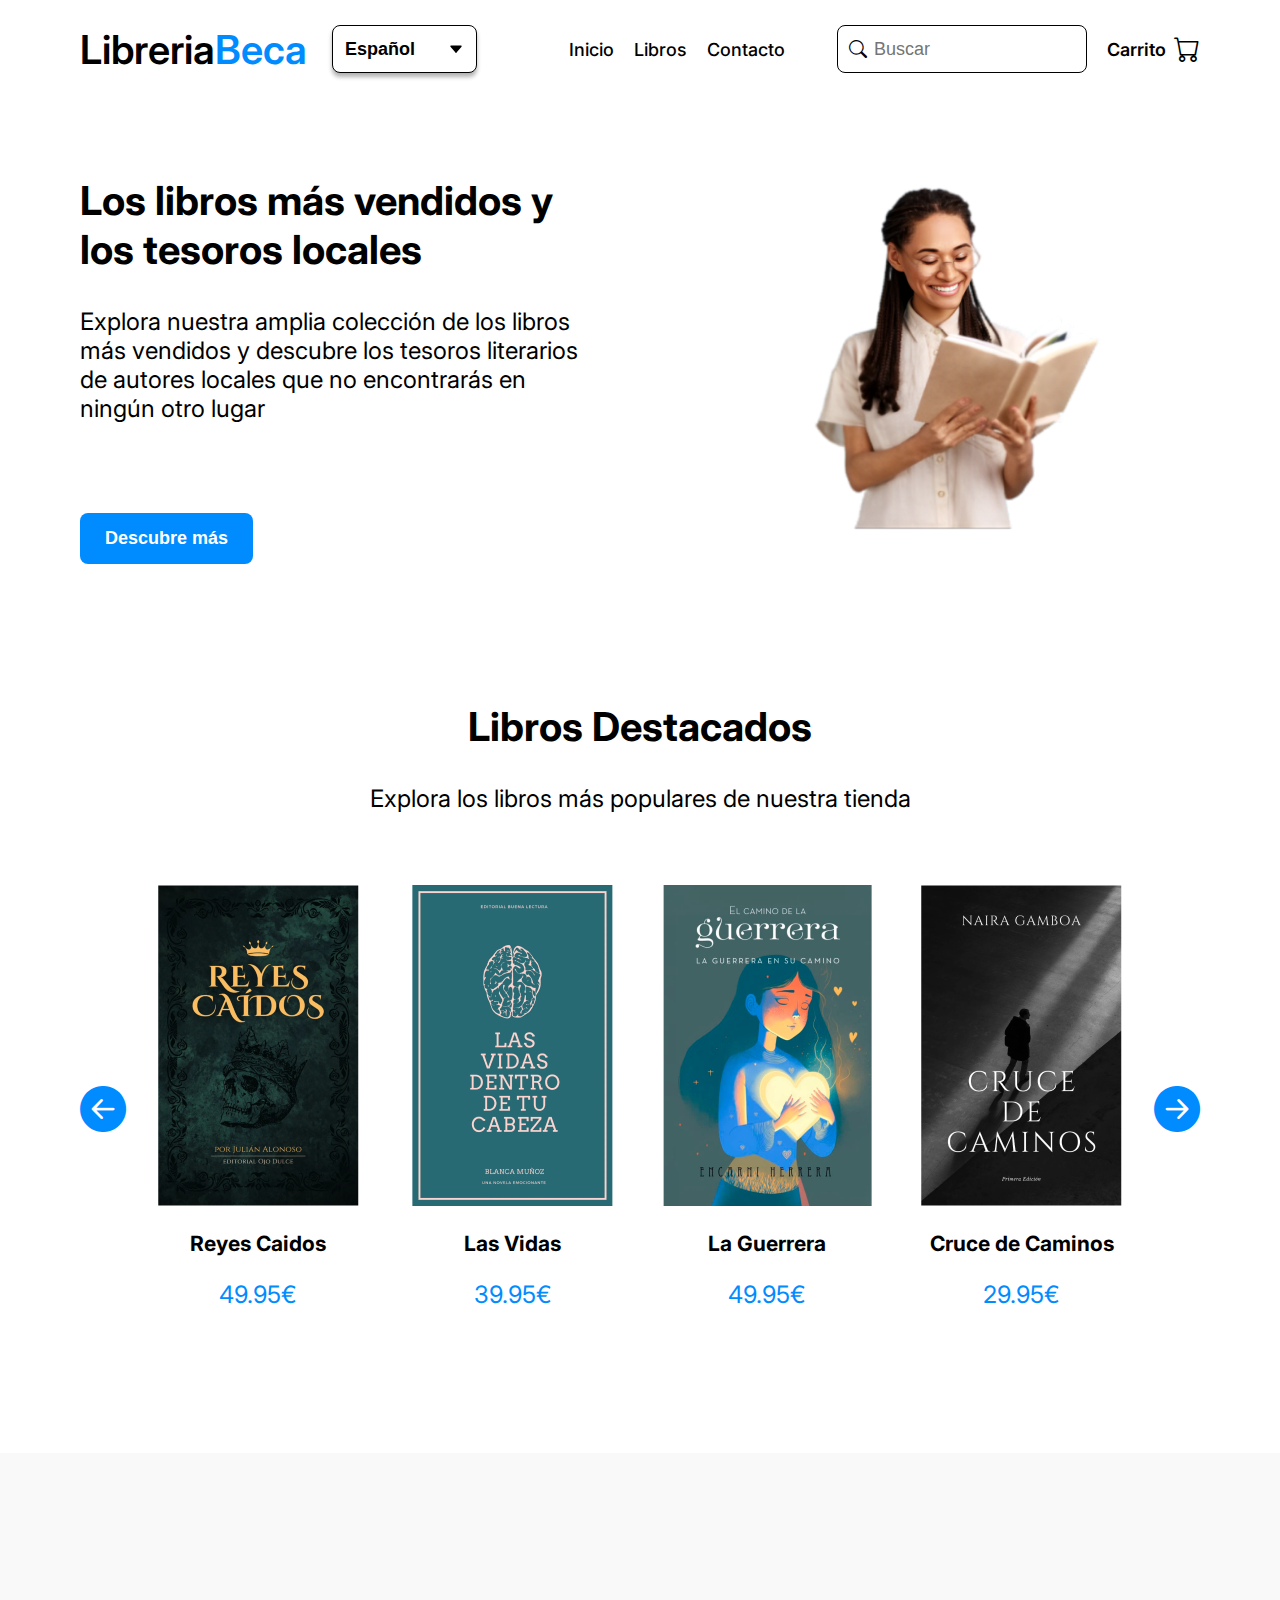
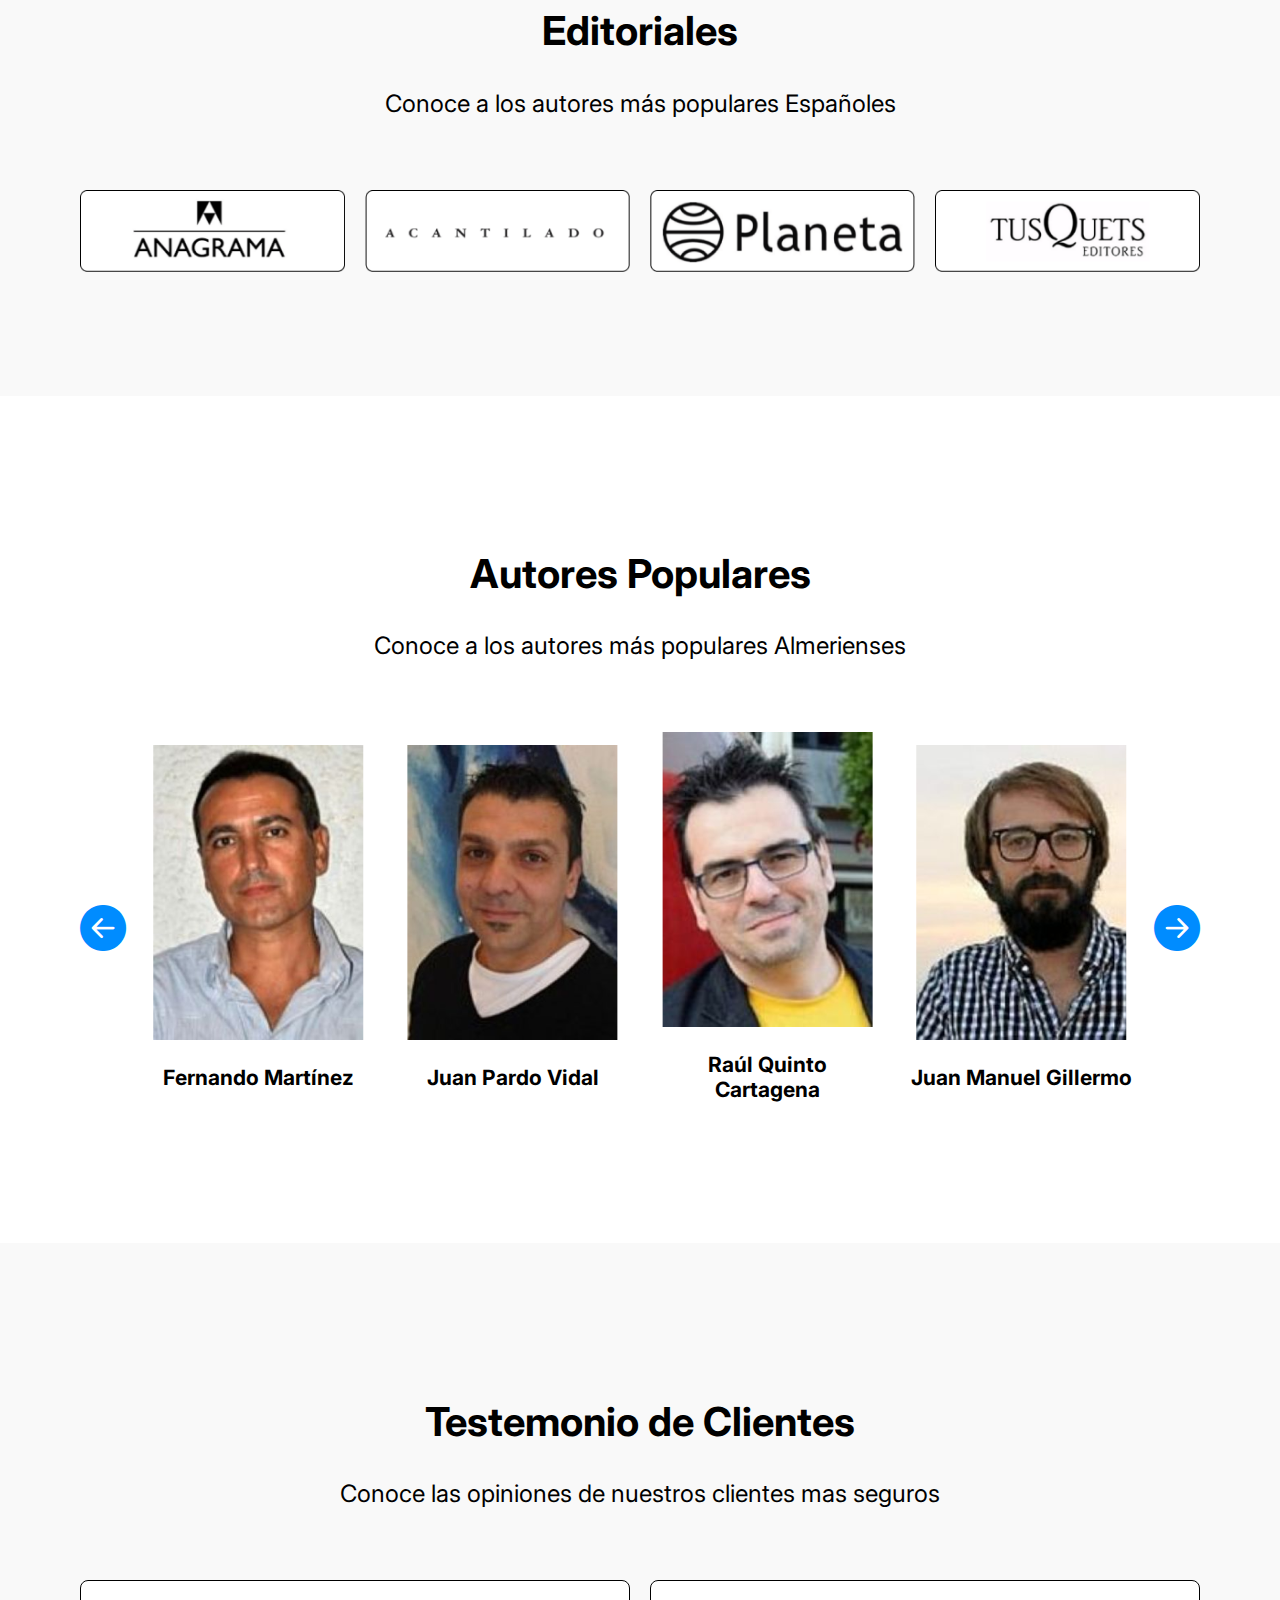
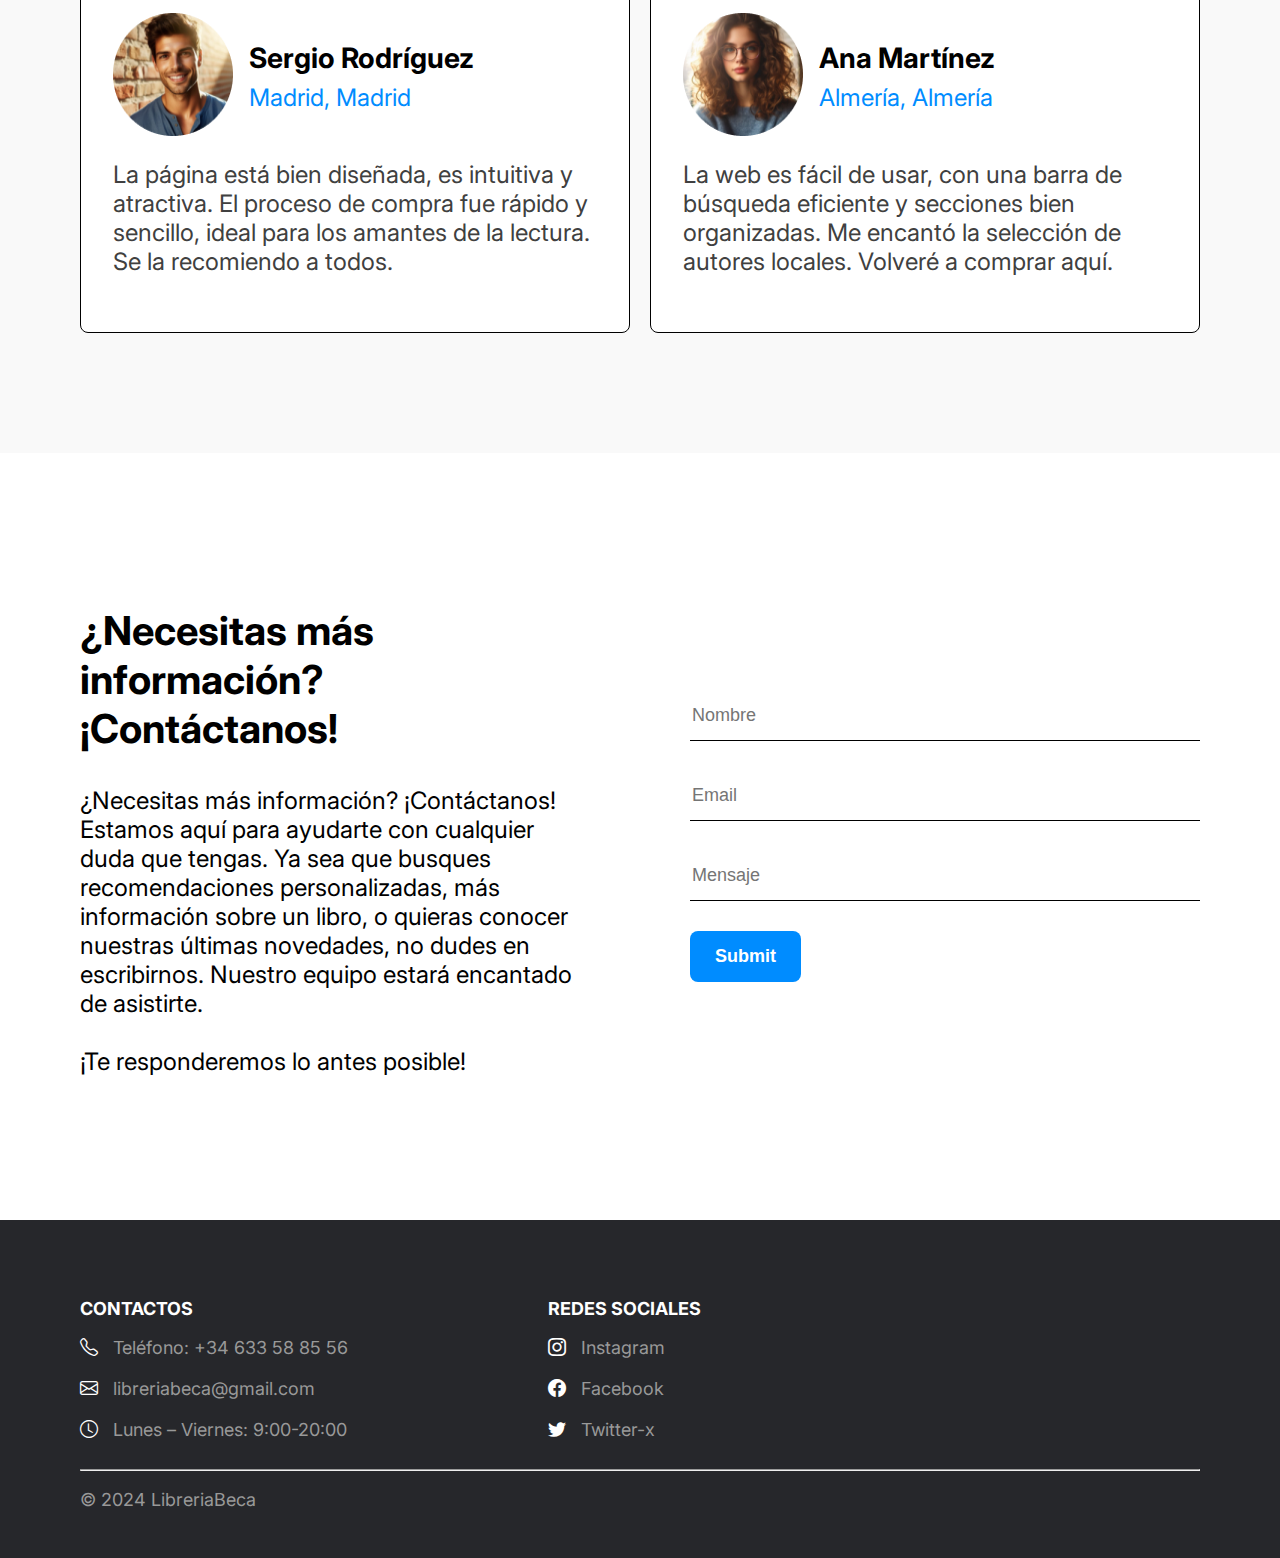
<file: index.html>
<!DOCTYPE html>
<html lang="es">
<head>
    <meta charset="UTF-8">
    <meta name="viewport" content="width=device-width, initial-scale=1.0">
      <meta name="description" content="LibreríaBeca: descubre los mejores libros, desde los más vendidos hasta los tesoros literarios de autores locales. Compra en línea libros únicos y de calidad.">
    <title>LibreriaBeca</title>
    <link rel="stylesheet" href="css/style.css">
    <link rel="stylesheet" media="(prefers-color-scheme: light)" href="css/light.css">
    <link rel="stylesheet" media="(prefers-color-scheme: dark)" href="css/dark.css">
    <link rel="stylesheet" href="https://cdn.jsdelivr.net/npm/bootstrap-icons@1.10.3/font/bootstrap-icons.css">
    <script src="js/main.js" defer></script>
</head>
<body>
    <header class="header">
        <div class="container">
            <nav class="navbar">
                <div class="logo__section">
                    <!-- Botón de menú para resoluciones móviles -->
                    <a class="menu__button" aria-label="Toggle menu">
                        <i class="bi bi-list"></i>
                    </a>
                    <a href="#" class="logo">Libreria<span>Beca</span></a>

    <select name="language__selector" id="language__selector" class="language__selector">
        <option>Español</option>
        <option>Inglés</option>
    </select>

                </div>
                <!-- Menú principal -->
                <ul class="menu">
                    <li class="menu__list"><a href="#" class="menu__link">Inicio</a></li>
                    <li class="menu__list"><a href="#" class="menu__link">Libros</a></li>
                    <li class="menu__list"><a href="#" class="menu__link">Contacto</a></li>
                </ul>
                <div class="search__zone">
                    <div class="search__container">
                        <span class="search__icon"><i class="bi bi-search"></i></span>
                        <input type="search" placeholder="Buscar" class="search__bar">
                    </div>
                    <a href="#" class="card">Carrito<i class="bi bi-cart"></i></a>
                </div>
            </nav>
        </div>
    </header>
    
    <!-- Menú popup oculto -->
    <div class="popup__menu">
        <ul>
            <li><a href="#">Inicio</a></li>
            <li><a href="#">Libros</a></li>
            <li><a href="#">Contacto</a></li>
        </ul>
    </div>
    
    <main>
        <section class="hero__section">
            <div class="container">
                <div class="hero__grid">
                    <div class="hero__info_section">
                        <h2 class="hero__title">Los libros más vendidos y los tesoros locales</h2>
                        <p class="hero__text">
                            Explora nuestra amplia colección de los 
                            libros más vendidos y descubre los tesoros
                            literarios de autores locales que no 
                            encontrarás en ningún otro lugar
                        </p>
                        <button class="button">Descubre más</button>
                    </div>             
                    <img src="img/imagenHero.png" class="hero__image" alt="heroImagen">
                </div>
            </div>
        </section>

        <section class="books__section">
            <div class="container">

                <div class="section__title">
                    <h2 class="title">Libros Destacados</h2>
                    <p class="subtitle">
                        Explora los libros más populares de nuestra tienda 
                    </p>
                </div>
                <div class="promo__grid">
                    <i class="bi bi-arrow-left-circle-fill"></i>
                    <div class="promo__item">
                        <img src="img/reyes.png" class="promo__img"  alt="reyes">
                        <h3 class="promo__title">Reyes Caidos</h3>
                        <p class="promo__price">49.95€</p>
                    </div>
                    <div class="promo__item">
                        <img src="img/vidas.png" class="promo__img"  alt="vidas">
                        <h3 class="promo__title">Las Vidas</h3>
                        <p class="promo__price">39.95€</p>
                    </div>
                    <div class="promo__item">
                        <img src="img/guerrera.png" class="promo__img"  alt="guerrera">
                        <h3 class="promo__title">La Guerrera</h3>
                        <p class="promo__price">49.95€</p>
                    </div>
                    <div class="promo__item">
                        <img src="img/cruce.png" class="promo__img"  alt="cruce">
                        <h3 class="promo__title">Cruce de Caminos</h3>
                        <p class="promo__price">29.95€</p>
                    </div>
                    <i class="bi bi-arrow-right-circle-fill"></i>
                </div>                  
            </div>
        </section>

        <section class="editorial__section">
            <div class="container">

                <div class="section__title">
                    <h2 class="title">Editoriales</h2>
                    <p class="subtitle">
                        Conoce a los autores más populares Españoles 
                    </p>
                </div>
                <div class="editorial__grid">
                    <div class="editorial">
                        <img src="img/anagrama.png" class="editorial__img"  alt="anagrama">
                    </div>
                    <div class="editorial">
                        <img src="img/acantilado.png" class="editorial__img"  alt="acantilado">
                    </div>
                    <div class="editorial">
                        <img src="img/planeta.png" class="editorial__img"  alt="planeta">
                    </div>
                    <div class="editorial">
                        <img src="img/tusquets.png" class="editorial__img"  alt="rusuquets">
                    </div>
                </div>   
                
        </section>

        <section class="autors__section">
            <div class="container">

                <div class="section__title">
                    <h2 class="title">Autores Populares</h2>
                    <p class="subtitle">
                        Conoce a los autores más populares Almerienses  
                    </p>
                </div>
                <div class="promo__grid">
                    <i class="bi bi-arrow-left-circle-fill"></i>
                    <div class="promo__item">
                        <img src="img/fernandoMartinez.png" class="promo__img"  alt="fernando">
                        <h3 class="promo__title">Fernando Martínez</h3>
                    </div>
                    <div class="promo__item">
                        <img src="img/juanPardo.png" class="promo__img"  alt="juan">
                        <h3 class="promo__title">Juan Pardo Vidal</h3>
                    </div>
                    <div class="promo__item">
                        <img src="img/raulQuinto.png" class="promo__img"  alt="raul">
                        <h3 class="promo__title">Raúl Quinto Cartagena</h3>
                    </div>
                    <div class="promo__item">
                        <img src="img/juanManuel 1.png" class="promo__img"  alt="juanManuel">
                        <h3 class="promo__title">Juan Manuel Gillermo</h3>
                    </div>
                    <i class="bi bi-arrow-right-circle-fill"></i>
                </div>                  
            </div>
        </section>
        <section class="testemony__section">
            <div class="container">

                <div class="section__title">
                    <h2 class="title">Testemonio de Clientes</h2>
                    <p class="subtitle">
                        Conoce las opiniones de nuestros clientes mas seguros   
                    </p>
                </div>
                <div class="client__grid">
                    <div class="testemony__item">
                        <div class="client__info">
                            <img src="img/4.png" class="client__image"  alt="SergioRodríguez">
                            <div>
                                <h3 class="client__name">Sergio Rodríguez</h3>
                                <p class="client__location">Madrid, Madrid</p>
                            </div>                       
                        </div>
                        <p class="client__opinion">
                            La página está bien diseñada, es intuitiva y atractiva. 
                            El proceso de compra fue rápido y sencillo, ideal para los amantes 
                            de la lectura. Se la recomiendo a todos.
                        </p>
                    </div>
                    <div class="testemony__item">
                        <div class="client__info">
                            <img src="img/1.png" class="client__image"  alt="AnaMartínez">
                            <div>
                                <h3 class="client__name">Ana Martínez</h3>
                                <p class="client__location">Almería, Almería</p>
                            </div>                       
                        </div>
                        <p class="client__opinion">
                            La web es fácil de usar, con una barra de búsqueda eficiente 
                            y secciones bien organizadas. Me encantó la selección de 
                            autores locales. Volveré a comprar aquí.
                        </p>
                    </div>

                </div>             
            </div>
        </section>

        <section class="contact__section">
            <div class="container">
                <div class="contact__grid">
                    <div class="contact__info">
                        <h2 class="contact__title">¿Necesitas más información? ¡Contáctanos!</h2>
                        <p class="contact__text">¿Necesitas más información? ¡Contáctanos!
                            Estamos aquí para ayudarte con cualquier duda que tengas. Ya sea que busques recomendaciones personalizadas, más información sobre un libro, o quieras conocer nuestras últimas novedades, no dudes en escribirnos. Nuestro equipo estará encantado de asistirte.
                            
                            <br><br> ¡Te responderemos lo antes posible!</p>
    
                    </div>
                    <form class="contact__form">
                        <input type="text" placeholder="Nombre" class="text__field">
                        <input type="text" placeholder="Email"  class="text__field">
                        <input type="text" placeholder="Mensaje" class="text__field">
                        <input type="submit" class="button">
                    </form>
                </div>                
            </div>
        </section> 
    </main>
    <footer class="footer">
        <div class="container">
            <div class="footer__columns">
                <div class="footer__column">
                    <h3>CONTACTOS</h3>
                    <ul class="footer__column_list">
                        <li>
                            <a href="#">
                                <i class="bi bi-telephone"></i>
                                <span>Teléfono: +34 633 58 85 56</span>
                            </a>
                        </li>
                        <li>
                            <a href="#">
                                <i class="bi bi-envelope"></i>
                                <span>libreriabeca@gmail.com</span>
                            </a>
                        </li>
                        <li>
                            <a href="#">
                                <i class="bi bi-clock"></i>
                                <span>Lunes – Viernes: 9:00-20:00</span>
                            </a>
                        </li>
                    </ul>
                </div>
                <div class="footer__column">
                    <h3>REDES SOCIALES</h3>
                    <ul class="footer__column_list">
                        <li>
                            <a href="#">
                                <i class="bi bi-instagram"></i>
                                <span>Instagram</span>
                            </a>
                        </li>
                        <li>
                            <a href="#">
                                <i class="bi bi-facebook"></i>
                                <span>Facebook</span>
                            </a>
                        </li>
                        <li>
                            <a href="#">
                                <i class="bi bi-twitter"></i>
                                <span>Twitter-x</span>
                            </a>
                        </li>
                    </ul>
                </div>
            </div>
            <hr>
            <p class="copyright">© 2024 LibreriaBeca</p>
        </div>
    </footer>
</body>
</html>
</file>
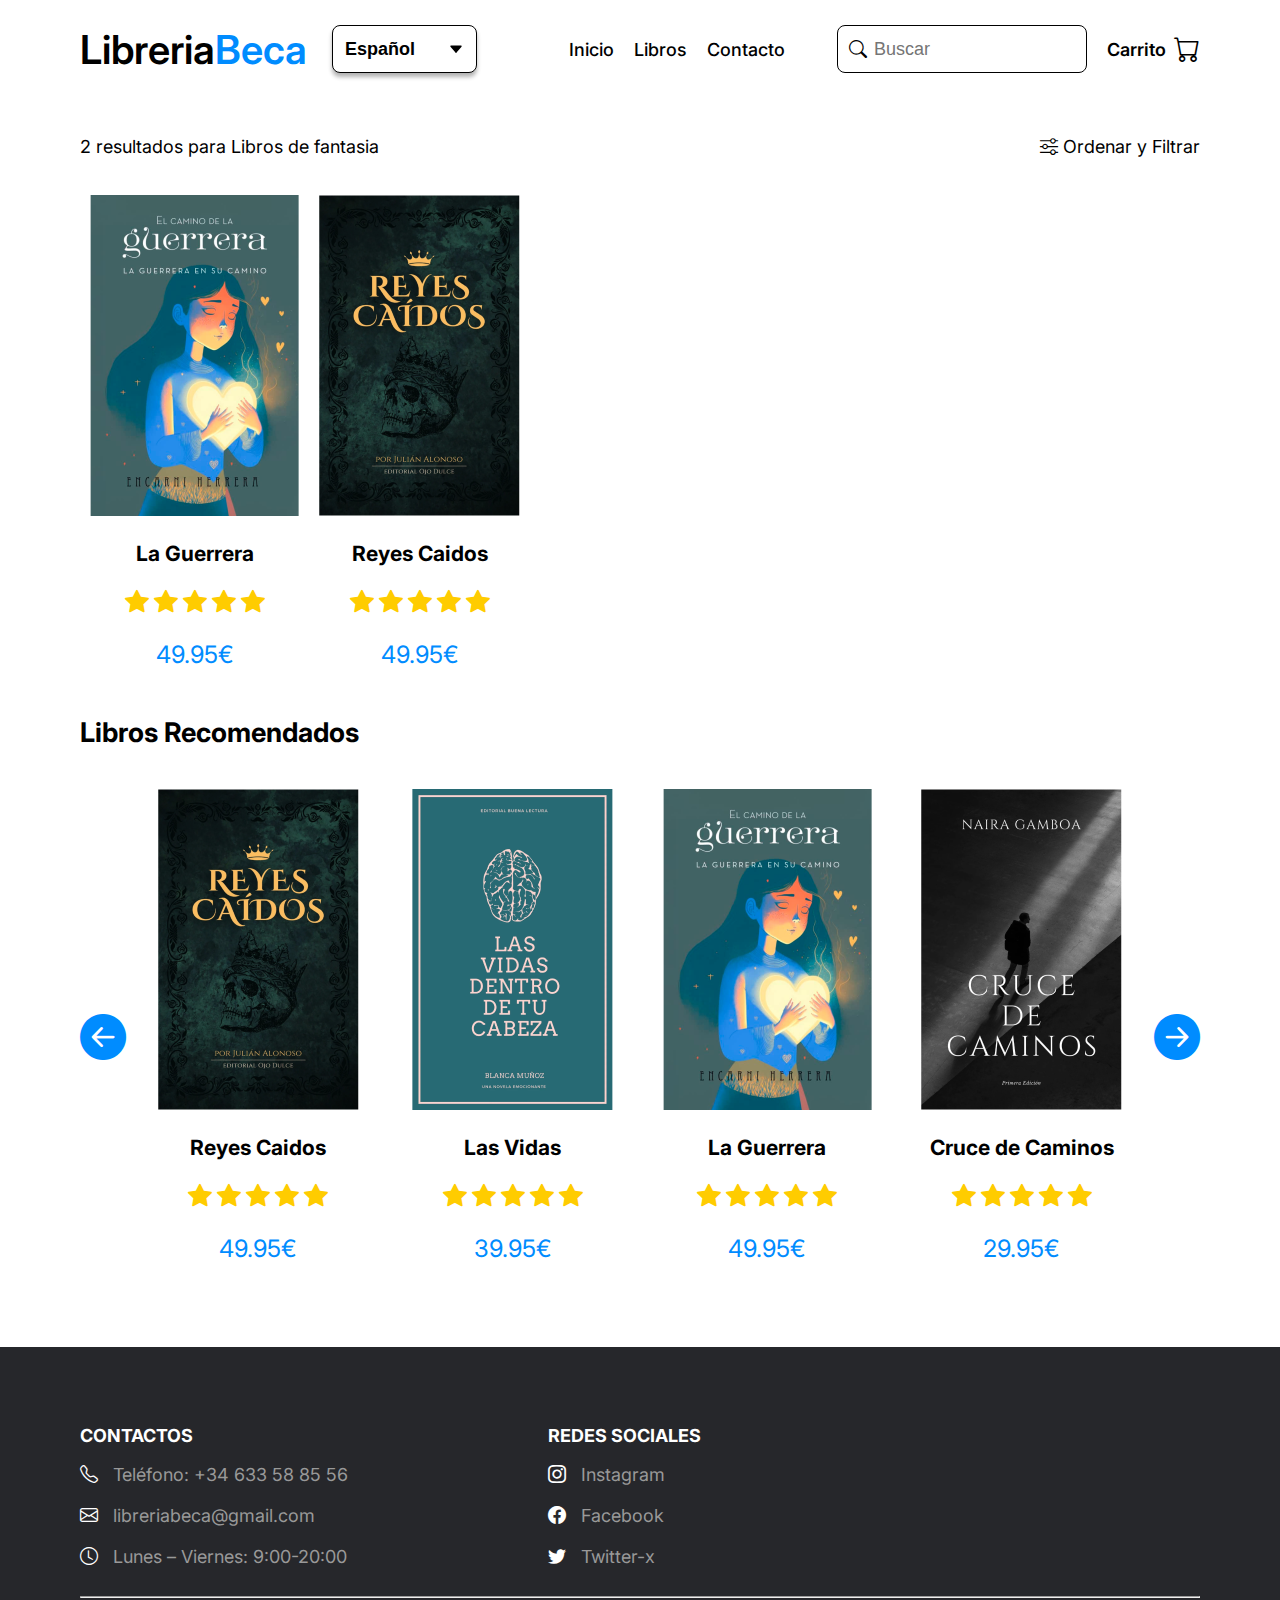
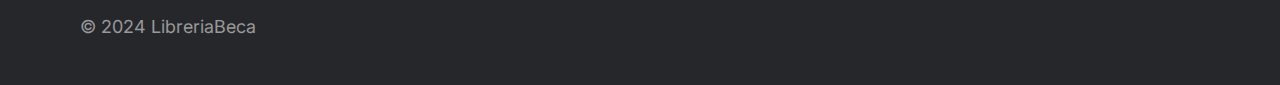
<file: busqueda.html>
<!DOCTYPE html>
<html lang="es">
  <head>
    <meta charset="UTF-8" />
    <meta name="viewport" content="width=device-width, initial-scale=1.0" />
    <title>LibreriaBeca</title>
    <link rel="stylesheet" href="css/style.css" />
    <link
      rel="stylesheet"
      media="(prefers-color-scheme: light)"
      href="css/light.css"
    />
    <link
      rel="stylesheet"
      media="(prefers-color-scheme: dark)"
      href="css/dark.css"
    />
    <link
      rel="stylesheet"
      href="https://cdn.jsdelivr.net/npm/bootstrap-icons@1.10.3/font/bootstrap-icons.css"
    />
  </head>
  <body>
    <header class="header">
      <div class="container">
        <nav class="navbar">
          <div class="logo__section">
            <!-- Botón de menú para resoluciones móviles -->
            <a class="menu__button" aria-label="Toggle menu">
              <i class="bi bi-list"></i>
            </a>
            <a href="#" class="logo">Libreria<span>Beca</span></a>
            <select
              name="language__selector"
              id="language__selector"
              class="language__selector"
            >
              <option>Español</option>
              <option>Ingles</option>
            </select>
          </div>
          <!-- Menú principal -->
          <ul class="menu">
            <li class="menu__list">
              <a href="#" class="menu__link">Inicio</a>
            </li>
            <li class="menu__list">
              <a href="#" class="menu__link">Libros</a>
            </li>
            <li class="menu__list">
              <a href="#" class="menu__link">Contacto</a>
            </li>
          </ul>
          <div class="search__zone">
            <div class="search__container">
              <span class="search__icon"><i class="bi bi-search"></i></span>
              <input type="search" placeholder="Buscar" class="search__bar" />
            </div>
            <a href="#" class="card">Carrito<i class="bi bi-cart"></i></a>
          </div>
        </nav>
      </div>
    </header>

    <!-- Menú popup oculto -->
    <div class="popup__menu">
      <ul>
        <li><a href="#">Inicio</a></li>
        <li><a href="#">Libros</a></li>
        <li><a href="#">Contacto</a></li>
      </ul>
    </div>

    <main>
      <section class="founded__book_section">
        <div class="container">
          <div class="results">
            <p>2 resultados para <span>Libros de fantasia</span></p>
            <span class="filter__products"
              ><i class="bi bi-sliders"></i
              ><span> Ordenar y Filtrar</span></span
            >
          </div>

          <div class="founded__items">
            <div class="promo__item">
              <img src="img/guerrera.png" class="promo__img" alt="guerrera" />
              <h3 class="promo__title">La Guerrera</h3>
              <div class="book__ranking">
                <i class="bi bi-star-fill"></i>
                <i class="bi bi-star-fill"></i>
                <i class="bi bi-star-fill"></i>
                <i class="bi bi-star-fill"></i>
                <i class="bi bi-star-fill"></i>
              </div>
              <p class="promo__price">49.95€</p>
            </div>
            <div class="promo__item">
              <img src="img/reyes.png" class="promo__img" alt="reyes" />
              <h3 class="promo__title">Reyes Caidos</h3>
              <div class="book__ranking">
                <i class="bi bi-star-fill"></i>
                <i class="bi bi-star-fill"></i>
                <i class="bi bi-star-fill"></i>
                <i class="bi bi-star-fill"></i>
                <i class="bi bi-star-fill"></i>
              </div>
              <p class="promo__price">49.95€</p>
            </div>
          </div>
        </div>
      </section>

      <section class="offert__books">
        <div class="container">
          <h2 class="tilte__">Libros Recomendados</h2>
          <div class="promo__grid">
            <i class="bi bi-arrow-left-circle-fill"></i>
            <div class="promo__item">
              <img src="img/reyes.png" class="promo__img" alt="reyes" />
              <h3 class="promo__title">Reyes Caidos</h3>
              <div class="book__ranking">
                <i class="bi bi-star-fill"></i>
                <i class="bi bi-star-fill"></i>
                <i class="bi bi-star-fill"></i>
                <i class="bi bi-star-fill"></i>
                <i class="bi bi-star-fill"></i>
              </div>
              <p class="promo__price">49.95€</p>
            </div>
            <div class="promo__item">
              <img src="img/vidas.png" class="promo__img" alt="vidas" />
              <h3 class="promo__title">Las Vidas</h3>
              <div class="book__ranking">
                <i class="bi bi-star-fill"></i>
                <i class="bi bi-star-fill"></i>
                <i class="bi bi-star-fill"></i>
                <i class="bi bi-star-fill"></i>
                <i class="bi bi-star-fill"></i>
              </div>
              <p class="promo__price">39.95€</p>
            </div>
            <div class="promo__item">
              <img src="img/guerrera.png" class="promo__img" alt="guerrera" />
              <h3 class="promo__title">La Guerrera</h3>
              <div class="book__ranking">
                <i class="bi bi-star-fill"></i>
                <i class="bi bi-star-fill"></i>
                <i class="bi bi-star-fill"></i>
                <i class="bi bi-star-fill"></i>
                <i class="bi bi-star-fill"></i>
              </div>
              <p class="promo__price">49.95€</p>
            </div>
            <div class="promo__item">
              <img src="img/cruce.png" class="promo__img" alt="cruce" />
              <h3 class="promo__title">Cruce de Caminos</h3>
              <div class="book__ranking">
                <i class="bi bi-star-fill"></i>
                <i class="bi bi-star-fill"></i>
                <i class="bi bi-star-fill"></i>
                <i class="bi bi-star-fill"></i>
                <i class="bi bi-star-fill"></i>
              </div>
              <p class="promo__price">29.95€</p>
            </div>
            <i class="bi bi-arrow-right-circle-fill"></i>
          </div>
        </div>
      </section>
    </main>
    <footer class="footer">
      <div class="container">
        <div class="footer__columns">
          <div class="footer__column">
            <h3>CONTACTOS</h3>
            <ul class="footer__column_list">
              <li>
                <a href="#">
                  <i class="bi bi-telephone"></i>
                  <span>Teléfono: +34 633 58 85 56</span>
                </a>
              </li>
              <li>
                <a href="#">
                  <i class="bi bi-envelope"></i>
                  <span>libreriabeca@gmail.com</span>
                </a>
              </li>
              <li>
                <a href="#">
                  <i class="bi bi-clock"></i>
                  <span>Lunes – Viernes: 9:00-20:00</span>
                </a>
              </li>
            </ul>
          </div>
          <div class="footer__column">
            <h3>REDES SOCIALES</h3>
            <ul class="footer__column_list">
              <li>
                <a href="#">
                  <i class="bi bi-instagram"></i>
                  <span>Instagram</span>
                </a>
              </li>
              <li>
                <a href="#">
                  <i class="bi bi-facebook"></i>
                  <span>Facebook</span>
                </a>
              </li>
              <li>
                <a href="#">
                  <i class="bi bi-twitter"></i>
                  <span>Twitter-x</span>
                </a>
              </li>
            </ul>
          </div>
        </div>
        <hr />
        <p class="copyright">© 2024 LibreriaBeca</p>
      </div>
    </footer>
    <script src="js/main.js"></script>
  </body>
</html>
</file>
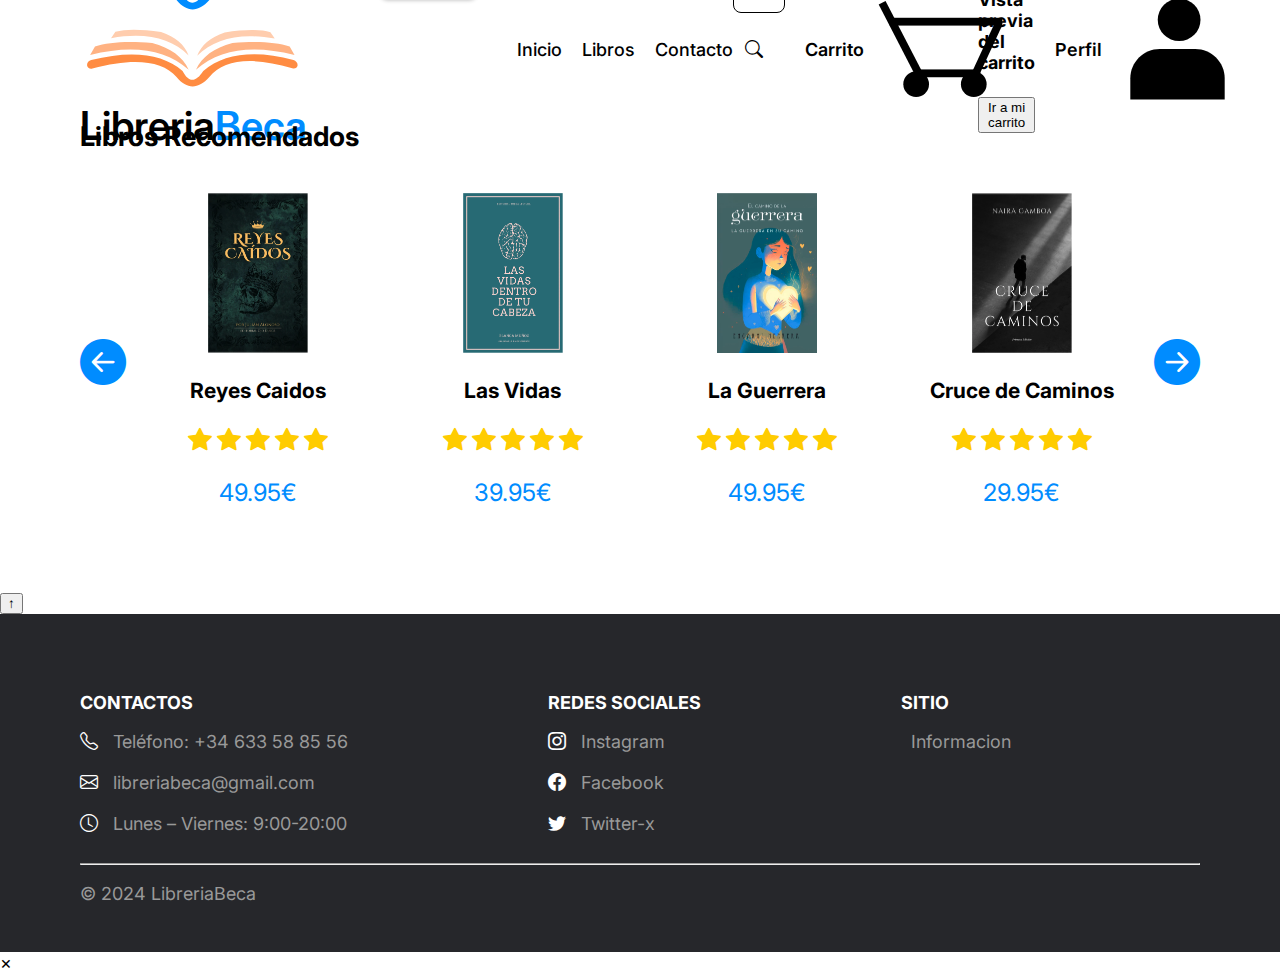
<file: carrito.html>
<!DOCTYPE html>
<html lang="es">
  <head>
    <meta charset="UTF-8" />
    <meta name="viewport" content="width=device-width, initial-scale=1.0" />
    <title>LibreriaBeca</title>
    <link rel="stylesheet" href="./css/style.css" />
    <link
      rel="stylesheet"
      media="(prefers-color-scheme: light)"
      href="./css/light.css"
    />
    <link
      rel="stylesheet"
      media="(prefers-color-scheme: dark)"
      href="./css/dark.css"
    />
    <link
      rel="stylesheet"
      href="https://cdn.jsdelivr.net/npm/bootstrap-icons@1.10.3/font/bootstrap-icons.css"
    />
  </head>
  <body>
    <div class="wrapper">
      <header class="header">
        <div class="container">
          <nav class="navbar">
            <div class="logo__section">
              <a class="menu__button" aria-label="Toggle menu">
                <i class="bi bi-list"></i>
              </a>
              <a href="index.html" class="logo">
                <svg
                  class="logo__img logo--light"
                  xmlns="http://www.w3.org/2000/svg"
                  xmlns:xlink="http://www.w3.org/1999/xlink"
                  style="isolation: isolate"
                  viewBox="0 0 168.5 49.6"
                  width="168.5pt"
                  height="49.6pt"
                >
                  <defs>
                    <clipPath id="_clipPath_J4kf0hRmJf1ozvCfJXbTOYWg6OBVKGtv">
                      <rect width="168.5" height="49.6" />
                    </clipPath>
                  </defs>
                  <g
                    clip-path="url(#_clipPath_J4kf0hRmJf1ozvCfJXbTOYWg6OBVKGtv)"
                  >
                    <g>
                      <g>
                        <path
                          d=" M 11.244 16.192 C 20.979 12.846 35.285 11.943 54.135 13.455 C 67.993 17.115 77.128 23.816 81.512 33.531 C 63.794 18.184 39.164 14.543 7.594 22.58 L 11.244 16.192 Z "
                          fill="rgb(82,177,255)"
                        />
                        <path
                          d=" M 26.531 5.033 C 34.466 2.925 45.899 3.02 60.811 5.296 C 71.627 8.997 78.513 14.848 81.449 22.827 C 68.226 9.608 48.838 5.31 23.264 9.907 L 26.531 5.033 Z "
                          fill="rgb(135,201,255)"
                        />
                        <path
                          d=" M 142.817 5.345 C 134.883 3.236 123.45 3.332 108.538 5.608 C 97.722 9.308 90.836 15.16 87.9 23.138 C 101.123 9.92 120.511 5.621 146.085 10.219 L 142.817 5.345 Z "
                          fill="rgb(135,201,255)"
                        />
                        <path
                          d=" M 157.255 16.192 C 147.521 12.846 133.215 11.943 114.365 13.455 C 100.507 17.115 91.372 23.816 86.988 33.531 C 104.705 18.184 129.336 14.543 160.906 22.58 L 157.255 16.192 Z "
                          fill="rgb(82,177,255)"
                        />
                        <path
                          d=" M 8.396 26.25 C 37.944 18.791 61.984 21.233 76.949 34.444 C 81.512 43.265 86.693 43.274 92.463 34.444 C 108.073 21.156 131.818 18.74 160.114 26.211 C 162.062 26.725 163.439 28.574 163.187 30.337 L 163.187 30.337 C 162.935 32.1 161.164 33.061 159.234 32.482 C 129.788 23.649 107.896 25.483 97.026 39.006 C 88.509 48.436 80.305 48.445 72.387 39.006 C 61.63 26.361 39.433 24.544 9.296 32.59 C 7.349 33.109 5.565 32.1 5.313 30.337 L 5.313 30.337 C 5.061 28.574 6.442 26.743 8.396 26.25 Z "
                          fill="rgb(0,140,255)"
                        />
                      </g>
                    </g>
                  </g>
                </svg>
                <svg
                  class="logo__img logo--dark"
                  xmlns="http://www.w3.org/2000/svg"
                  xmlns:xlink="http://www.w3.org/1999/xlink"
                  style="isolation: isolate"
                  viewBox="0 0 168.5 49.6"
                  width="168.5pt"
                  height="49.6pt"
                >
                  <defs>
                    <clipPath id="_clipPath_evnVfS79H1uGHubBbGWlIYCKUtvbguEW">
                      <rect width="168.5" height="49.6" />
                    </clipPath>
                  </defs>
                  <g
                    clip-path="url(#_clipPath_evnVfS79H1uGHubBbGWlIYCKUtvbguEW)"
                  >
                    <g>
                      <g>
                        <path
                          d=" M 11.244 16.192 C 20.979 12.846 35.285 11.943 54.135 13.455 C 67.993 17.115 77.128 23.816 81.512 33.531 C 63.794 18.184 39.164 14.543 7.594 22.58 L 11.244 16.192 Z "
                          fill="rgb(255,178,130)"
                        />
                        <path
                          d=" M 26.531 5.033 C 34.466 2.925 45.899 3.02 60.811 5.296 C 71.627 8.997 78.513 14.848 81.449 22.827 C 68.226 9.608 48.838 5.31 23.264 9.907 L 26.531 5.033 Z "
                          fill="rgb(255,205,174)"
                        />
                        <path
                          d=" M 142.817 5.345 C 134.883 3.236 123.45 3.332 108.538 5.608 C 97.722 9.308 90.836 15.16 87.9 23.138 C 101.123 9.92 120.511 5.621 146.085 10.219 L 142.817 5.345 Z "
                          fill="rgb(255,205,174)"
                        />
                        <path
                          d=" M 157.255 16.192 C 147.521 12.846 133.215 11.943 114.365 13.455 C 100.507 17.115 91.372 23.816 86.988 33.531 C 104.705 18.184 129.336 14.543 160.906 22.58 L 157.255 16.192 Z "
                          fill="rgb(255,178,130)"
                        />
                        <path
                          d=" M 8.396 26.25 C 37.944 18.791 61.984 21.233 76.949 34.444 C 81.512 43.265 86.693 43.274 92.463 34.444 C 108.073 21.156 131.818 18.74 160.114 26.211 C 162.062 26.725 163.439 28.574 163.187 30.337 L 163.187 30.337 C 162.935 32.1 161.164 33.061 159.234 32.482 C 129.788 23.649 107.896 25.483 97.026 39.006 C 88.509 48.436 80.305 48.445 72.387 39.006 C 61.63 26.361 39.433 24.544 9.296 32.59 C 7.349 33.109 5.565 32.1 5.313 30.337 L 5.313 30.337 C 5.061 28.574 6.442 26.743 8.396 26.25 Z "
                          fill="rgb(255,140,66)"
                        />
                      </g>
                    </g>
                  </g>
                </svg>
                Libreria<span>Beca</span>
              </a>
              <select
                name="language__selector"
                id="language__selector"
                class="language__selector"
              >
                <option>Español</option>
                <option>Ingles</option>
              </select>
            </div>
            <!-- Menú principal -->
            <ul class="menu">
              <li class="menu__list">
                <a href="index.html" class="menu__link">Inicio</a>
              </li>
              <li class="menu__list">
                <a href="libros.html" class="menu__link">Libros</a>
              </li>
              <li class="menu__list">
                <a href="contacto.html" class="menu__link">Contacto</a>
              </li>
            </ul>
            <div class="search__zone">
              <div class="search__container">
                <span class="search__icon"><i class="bi bi-search"></i></span>
                <input type="search" placeholder="Buscar" class="search__bar" />
              </div>
              <a href="carrito.html" class="card" id="cart-icon"
                >Carrito<img
                  src="./img/iconos/carrito.svg"
                  alt="Icono de carrito"
                  class="icono"
              /></a>
              <div id="cart-preview">
                <h4>Vista previa del carrito</h4>
                <div id="preview-items"></div>
                <button id="go-to-cart" class="buttonv2">
                  Ir a mi carrito
                </button>
              </div>
              <a href="#" class="card"
                >Perfil<img
                  src="./img/iconos/usuario.svg"
                  alt="Icono de carrito"
                  class="icono"
              /></a>
            </div>
          </nav>
        </div>
      </header>

      <!-- Menú popup oculto -->
      <div class="popup__menu">
        <ul>
          <li class="menu__list">
            <a href="index.html" class="menu__link">Inicio</a>
          </li>
          <li class="menu__list">
            <a href="libros.html" class="menu__link">Libros</a>
          </li>
          <li class="menu__list">
            <a href="contacto.html" class="menu__link">Contacto</a>
          </li>
          <li class="menu__list">
            <a href="#" class="menu__link">Perfil</a>
          </li>
        </ul>
      </div>

      <main>
        <div class="container">
          <section class="cart-section"></section>
          <!-- Modal -->
          <div
            id="confirmModal"
            class="modal_confirmation"
            style="display: none"
          >
            <div class="modal_confirmation-content">
              <p>¿Estás seguro de que quieres eliminar este producto?</p>
              <button id="confirmDelete">Sí, eliminar</button>
              <button id="cancelDelete">Cancelar</button>
            </div>
          </div>

          <section class="offert__books">
            <h2 class="tilte__">Libros Recomendados</h2>
            <div class="promo__grid">
              <i class="bi bi-arrow-left-circle-fill"></i>
              <div class="promo__item" tabindex="0">
                <img
                  loading="lazy"
                  src="./img/portadas_libros/pequenio/reyes.png"
                  class="promo__img"
                  data-large="./img/portadas_libros/grande/reyes.png"
                  alt="reyes"
                />
                <h3 class="promo__title">Reyes Caidos</h3>
                <div class="book__ranking">
                  <i class="bi bi-star-fill"></i>
                  <i class="bi bi-star-fill"></i>
                  <i class="bi bi-star-fill"></i>
                  <i class="bi bi-star-fill"></i>
                  <i class="bi bi-star-fill"></i>
                </div>
                <p class="promo__price">49.95€</p>
              </div>
              <div class="promo__item" tabindex="0">
                <img
                  loading="lazy"
                  src="./img/portadas_libros/pequenio/vidas.png"
                  class="promo__img"
                  data-large="./img/portadas_libros/grande/vidas.png"
                  alt="vidas"
                />
                <h3 class="promo__title">Las Vidas</h3>
                <div class="book__ranking">
                  <i class="bi bi-star-fill"></i>
                  <i class="bi bi-star-fill"></i>
                  <i class="bi bi-star-fill"></i>
                  <i class="bi bi-star-fill"></i>
                  <i class="bi bi-star-fill"></i>
                </div>
                <p class="promo__price">39.95€</p>
              </div>
              <div class="promo__item" tabindex="0">
                <img
                  loading="lazy"
                  src="./img/portadas_libros/pequenio/guerrera.png"
                  class="promo__img"
                  data-large="./img/portadas_libros/grande/guerrera.png"
                  alt="guerrera"
                />
                <h3 class="promo__title">La Guerrera</h3>
                <div class="book__ranking">
                  <i class="bi bi-star-fill"></i>
                  <i class="bi bi-star-fill"></i>
                  <i class="bi bi-star-fill"></i>
                  <i class="bi bi-star-fill"></i>
                  <i class="bi bi-star-fill"></i>
                </div>
                <p class="promo__price">49.95€</p>
              </div>
              <div class="promo__item" tabindex="0">
                <img
                  loading="lazy"
                  src="./img/portadas_libros/pequenio/cruce.png"
                  class="promo__img"
                  data-large="./img/portadas_libros/grande/cruce.png"
                  alt="cruce"
                />
                <h3 class="promo__title">Cruce de Caminos</h3>
                <div class="book__ranking">
                  <i class="bi bi-star-fill"></i>
                  <i class="bi bi-star-fill"></i>
                  <i class="bi bi-star-fill"></i>
                  <i class="bi bi-star-fill"></i>
                  <i class="bi bi-star-fill"></i>
                </div>
                <p class="promo__price">29.95€</p>
              </div>
              <i class="bi bi-arrow-right-circle-fill"></i>
            </div>
          </section>
        </div>
        <button id="scrollToTopBtn" title="Volver arriba">↑</button>
      </main>
      <footer class="footer">
        <div class="container">
          <div class="footer__columns">
            <div class="footer__column">
              <h3>CONTACTOS</h3>
              <ul class="footer__column_list">
                <li>
                  <a href="#">
                    <i class="bi bi-telephone"></i>
                    <span>Teléfono: +34 633 58 85 56</span>
                  </a>
                </li>
                <li>
                  <a href="#">
                    <i class="bi bi-envelope"></i>
                    <span>libreriabeca@gmail.com</span>
                  </a>
                </li>
                <li>
                  <a href="#">
                    <i class="bi bi-clock"></i>
                    <span>Lunes – Viernes: 9:00-20:00</span>
                  </a>
                </li>
              </ul>
            </div>
            <div class="footer__column">
              <h3>REDES SOCIALES</h3>
              <ul class="footer__column_list">
                <li>
                  <a href="#">
                    <i class="bi bi-instagram"></i>
                    <span>Instagram</span>
                  </a>
                </li>
                <li>
                  <a href="#">
                    <i class="bi bi-facebook"></i>
                    <span>Facebook</span>
                  </a>
                </li>
                <li>
                  <a href="#">
                    <i class="bi bi-twitter"></i>
                    <span>Twitter-x</span>
                  </a>
                </li>
              </ul>
            </div>
            <div class="footer__column">
              <h3>SITIO</h3>
              <ul class="footer__column_list">
                <li>
                  <a href="informacion.html">
                    <span>Informacion</span>
                  </a>
                </li>
              </ul>
            </div>
          </div>
          <hr />
          <p class="copyright">© 2024 LibreriaBeca</p>
        </div>
      </footer>
    </div>
    <div id="imageModal" class="modal">
      <span class="close">&times;</span>
      <img class="modal-content" id="modalImage" />
    </div>
    <script src="./js/main.js"></script>
  </body>
</html>
</file>
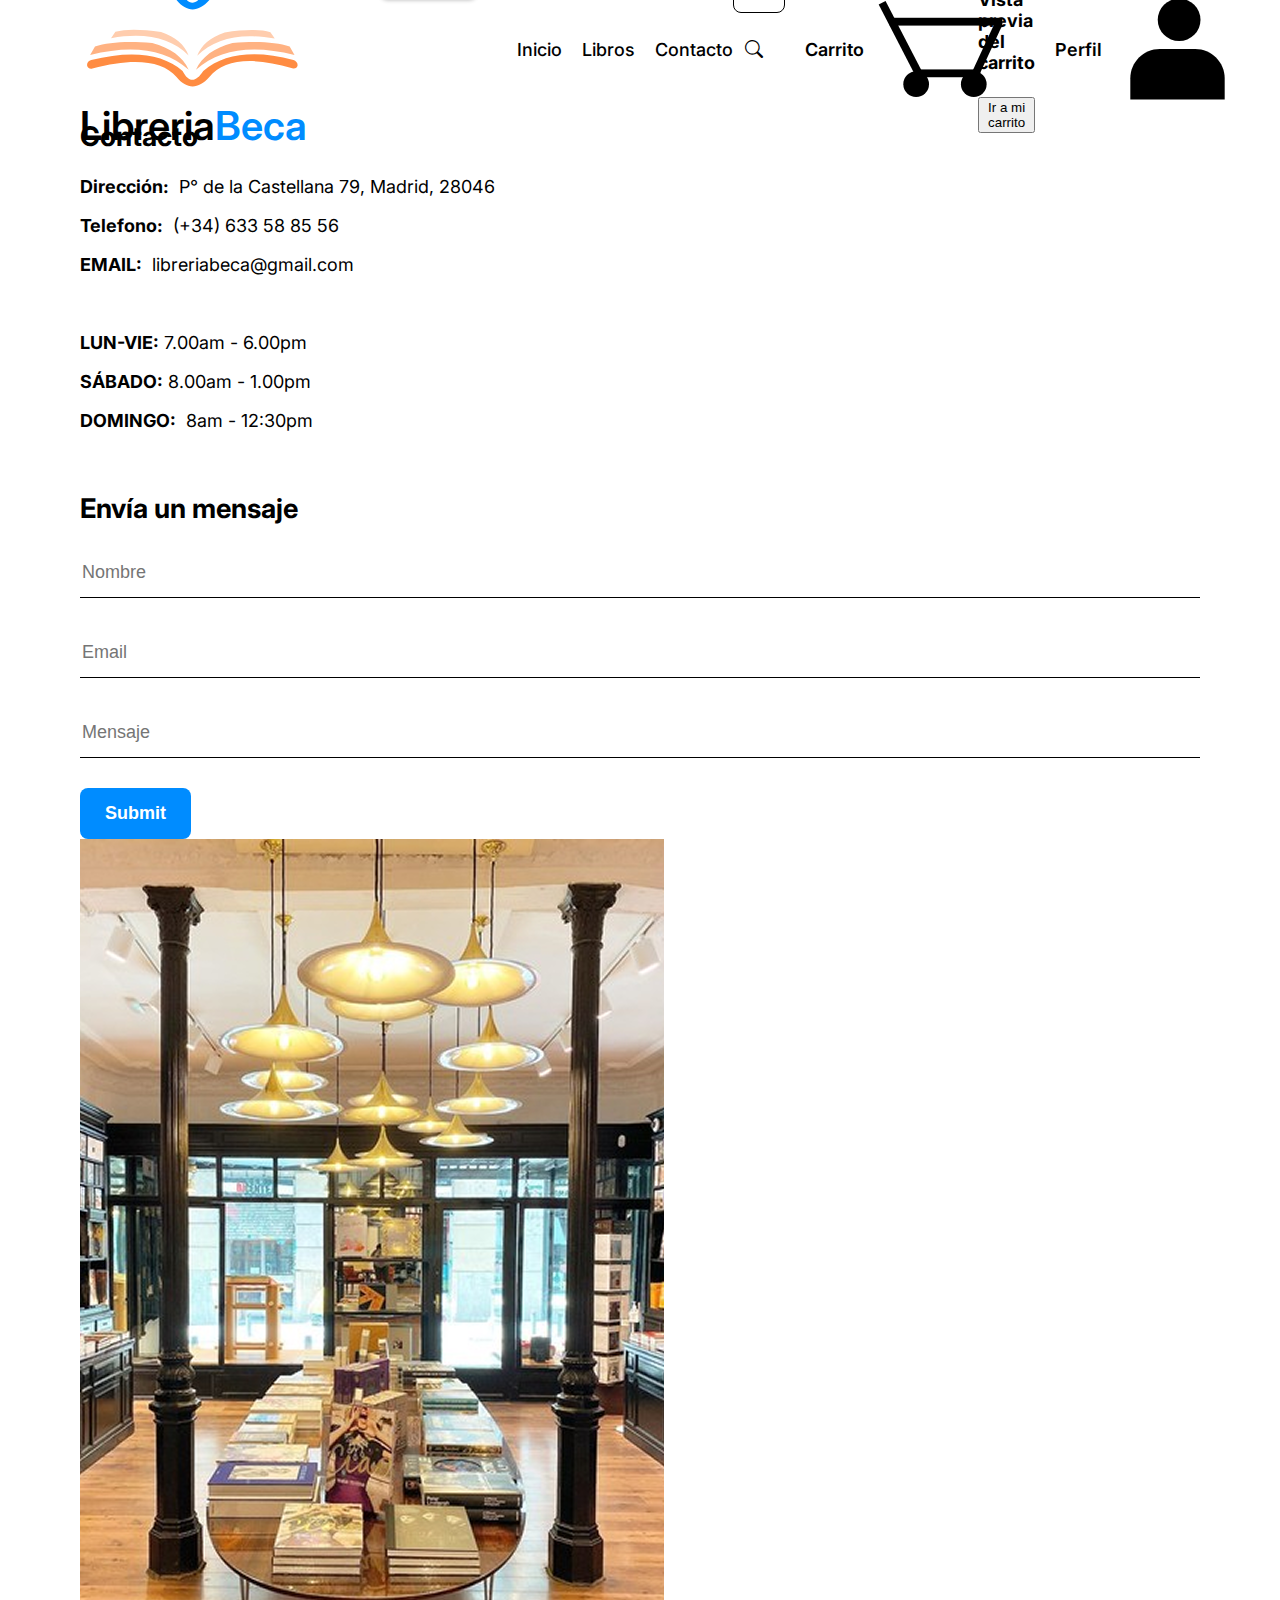
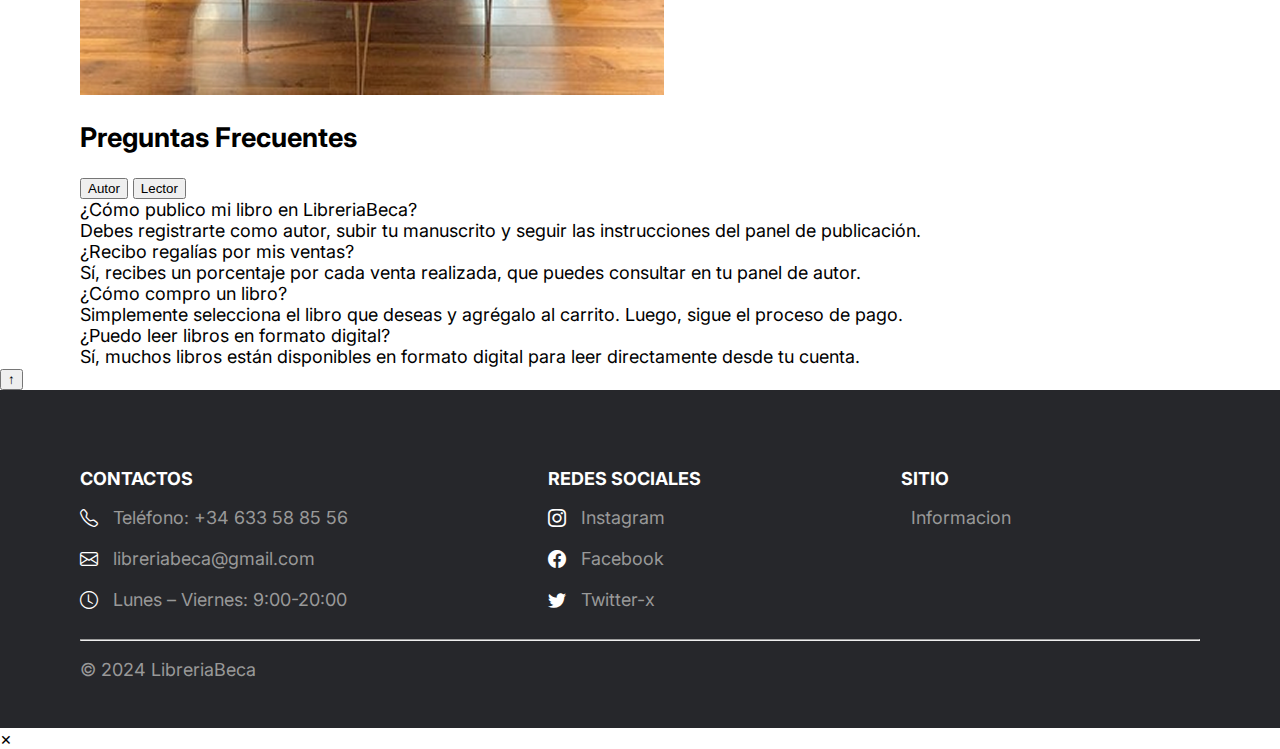
<file: contacto.html>
<!DOCTYPE html>
<html lang="es">
  <head>
    <meta charset="UTF-8" />
    <meta name="viewport" content="width=device-width, initial-scale=1.0" />
    <title>LibreriaBeca</title>
    <link rel="stylesheet" href="./css/style.css" />
    <link
      rel="stylesheet"
      media="(prefers-color-scheme: light)"
      href="./css/light.css"
    />
    <link
      rel="stylesheet"
      media="(prefers-color-scheme: dark)"
      href="./css/dark.css"
    />
    <link
      rel="stylesheet"
      href="https://cdn.jsdelivr.net/npm/bootstrap-icons@1.10.3/font/bootstrap-icons.css"
    />
  </head>
  <body>
    <div class="wrapper">
      <header class="header">
        <div class="container">
          <nav class="navbar">
            <div class="logo__section">
              <a class="menu__button" aria-label="Toggle menu">
                <i class="bi bi-list"></i>
              </a>
              <a href="index.html" class="logo">
                <svg
                  class="logo__img logo--light"
                  xmlns="http://www.w3.org/2000/svg"
                  xmlns:xlink="http://www.w3.org/1999/xlink"
                  style="isolation: isolate"
                  viewBox="0 0 168.5 49.6"
                  width="168.5pt"
                  height="49.6pt"
                >
                  <defs>
                    <clipPath id="_clipPath_J4kf0hRmJf1ozvCfJXbTOYWg6OBVKGtv">
                      <rect width="168.5" height="49.6" />
                    </clipPath>
                  </defs>
                  <g
                    clip-path="url(#_clipPath_J4kf0hRmJf1ozvCfJXbTOYWg6OBVKGtv)"
                  >
                    <g>
                      <g>
                        <path
                          d=" M 11.244 16.192 C 20.979 12.846 35.285 11.943 54.135 13.455 C 67.993 17.115 77.128 23.816 81.512 33.531 C 63.794 18.184 39.164 14.543 7.594 22.58 L 11.244 16.192 Z "
                          fill="rgb(82,177,255)"
                        />
                        <path
                          d=" M 26.531 5.033 C 34.466 2.925 45.899 3.02 60.811 5.296 C 71.627 8.997 78.513 14.848 81.449 22.827 C 68.226 9.608 48.838 5.31 23.264 9.907 L 26.531 5.033 Z "
                          fill="rgb(135,201,255)"
                        />
                        <path
                          d=" M 142.817 5.345 C 134.883 3.236 123.45 3.332 108.538 5.608 C 97.722 9.308 90.836 15.16 87.9 23.138 C 101.123 9.92 120.511 5.621 146.085 10.219 L 142.817 5.345 Z "
                          fill="rgb(135,201,255)"
                        />
                        <path
                          d=" M 157.255 16.192 C 147.521 12.846 133.215 11.943 114.365 13.455 C 100.507 17.115 91.372 23.816 86.988 33.531 C 104.705 18.184 129.336 14.543 160.906 22.58 L 157.255 16.192 Z "
                          fill="rgb(82,177,255)"
                        />
                        <path
                          d=" M 8.396 26.25 C 37.944 18.791 61.984 21.233 76.949 34.444 C 81.512 43.265 86.693 43.274 92.463 34.444 C 108.073 21.156 131.818 18.74 160.114 26.211 C 162.062 26.725 163.439 28.574 163.187 30.337 L 163.187 30.337 C 162.935 32.1 161.164 33.061 159.234 32.482 C 129.788 23.649 107.896 25.483 97.026 39.006 C 88.509 48.436 80.305 48.445 72.387 39.006 C 61.63 26.361 39.433 24.544 9.296 32.59 C 7.349 33.109 5.565 32.1 5.313 30.337 L 5.313 30.337 C 5.061 28.574 6.442 26.743 8.396 26.25 Z "
                          fill="rgb(0,140,255)"
                        />
                      </g>
                    </g>
                  </g>
                </svg>
                <svg
                  class="logo__img logo--dark"
                  xmlns="http://www.w3.org/2000/svg"
                  xmlns:xlink="http://www.w3.org/1999/xlink"
                  style="isolation: isolate"
                  viewBox="0 0 168.5 49.6"
                  width="168.5pt"
                  height="49.6pt"
                >
                  <defs>
                    <clipPath id="_clipPath_evnVfS79H1uGHubBbGWlIYCKUtvbguEW">
                      <rect width="168.5" height="49.6" />
                    </clipPath>
                  </defs>
                  <g
                    clip-path="url(#_clipPath_evnVfS79H1uGHubBbGWlIYCKUtvbguEW)"
                  >
                    <g>
                      <g>
                        <path
                          d=" M 11.244 16.192 C 20.979 12.846 35.285 11.943 54.135 13.455 C 67.993 17.115 77.128 23.816 81.512 33.531 C 63.794 18.184 39.164 14.543 7.594 22.58 L 11.244 16.192 Z "
                          fill="rgb(255,178,130)"
                        />
                        <path
                          d=" M 26.531 5.033 C 34.466 2.925 45.899 3.02 60.811 5.296 C 71.627 8.997 78.513 14.848 81.449 22.827 C 68.226 9.608 48.838 5.31 23.264 9.907 L 26.531 5.033 Z "
                          fill="rgb(255,205,174)"
                        />
                        <path
                          d=" M 142.817 5.345 C 134.883 3.236 123.45 3.332 108.538 5.608 C 97.722 9.308 90.836 15.16 87.9 23.138 C 101.123 9.92 120.511 5.621 146.085 10.219 L 142.817 5.345 Z "
                          fill="rgb(255,205,174)"
                        />
                        <path
                          d=" M 157.255 16.192 C 147.521 12.846 133.215 11.943 114.365 13.455 C 100.507 17.115 91.372 23.816 86.988 33.531 C 104.705 18.184 129.336 14.543 160.906 22.58 L 157.255 16.192 Z "
                          fill="rgb(255,178,130)"
                        />
                        <path
                          d=" M 8.396 26.25 C 37.944 18.791 61.984 21.233 76.949 34.444 C 81.512 43.265 86.693 43.274 92.463 34.444 C 108.073 21.156 131.818 18.74 160.114 26.211 C 162.062 26.725 163.439 28.574 163.187 30.337 L 163.187 30.337 C 162.935 32.1 161.164 33.061 159.234 32.482 C 129.788 23.649 107.896 25.483 97.026 39.006 C 88.509 48.436 80.305 48.445 72.387 39.006 C 61.63 26.361 39.433 24.544 9.296 32.59 C 7.349 33.109 5.565 32.1 5.313 30.337 L 5.313 30.337 C 5.061 28.574 6.442 26.743 8.396 26.25 Z "
                          fill="rgb(255,140,66)"
                        />
                      </g>
                    </g>
                  </g>
                </svg>
                Libreria<span>Beca</span>
              </a>
              <select
                name="language__selector"
                id="language__selector"
                class="language__selector"
              >
                <option>Español</option>
                <option>Ingles</option>
              </select>
            </div>
            <!-- Menú principal -->
            <ul class="menu">
              <li class="menu__list">
                <a href="index.html" class="menu__link">Inicio</a>
              </li>
              <li class="menu__list">
                <a href="libros.html" class="menu__link">Libros</a>
              </li>
              <li class="menu__list">
                <a href="contacto.html" class="menu__link">Contacto</a>
              </li>
            </ul>
            <div class="search__zone">
              <div class="search__container">
                <span class="search__icon"><i class="bi bi-search"></i></span>
                <input type="search" placeholder="Buscar" class="search__bar" />
              </div>
              <a href="carrito.html" class="card" id="cart-icon"
                >Carrito<img
                  src="./img/iconos/carrito.svg"
                  alt="Icono de carrito"
                  class="icono"
              /></a>
              <div id="cart-preview">
                <h4>Vista previa del carrito</h4>
                <div id="preview-items"></div>
                <button id="go-to-cart" class="buttonv2">
                  Ir a mi carrito
                </button>
              </div>
              <a href="#" class="card"
                >Perfil<img
                  src="./img/iconos/usuario.svg"
                  alt="Icono de carrito"
                  class="icono"
              /></a>
            </div>
          </nav>
        </div>
      </header>

      <!-- Menú popup oculto -->
      <div class="popup__menu">
        <ul>
          <li class="menu__list">
            <a href="index.html" class="menu__link">Inicio</a>
          </li>
          <li class="menu__list">
            <a href="libros.html" class="menu__link">Libros</a>
          </li>
          <li class="menu__list">
            <a href="contacto.html" class="menu__link">Contacto</a>
          </li>
          <li class="menu__list">
            <a href="carrito.html" class="menu__link">Carrito</a>
          </li>
          <li class="menu__list">
            <a href="#" class="menu__link">Perfil</a>
          </li>
        </ul>
      </div>

      <main>
        <div class="container">
          <section class="library_info">
            <div class="library_info__container">
              <div class="library_info__contacto">
                <div class="library_info__contacto_datos">
                  <h2>Contacto</h2>
                  <p>
                    <b>Dirección:</b>  P° de la Castellana 79, Madrid, 28046
                  </p>
                  <p><b>Telefono:</b>  (+34) 633 58 85 56</p>
                  <p><b>EMAIL:</b>  libreriabeca@gmail.com</p>
                  <br />

                  <p><b>LUN-VIE:</b> 7.00am - 6.00pm</p>
                  <p><b>SÁBADO:</b> 8.00am - 1.00pm</p>
                  <p><b>DOMINGO:</b>  8am - 12:30pm</p>
                  <br />

                  <h2>Envía un mensaje</h2>
                </div>
                <form class="contact__form">
                  <input type="text" placeholder="Nombre" class="text__field" />
                  <input type="text" placeholder="Email" class="text__field" />
                  <input
                    type="text"
                    placeholder="Mensaje"
                    class="text__field"
                  />
                  <input type="submit" class="button" />
                </form>
              </div>
              <img class="img_library" src="./img/linreria 1.png" />
            </div>
          </section>
          <section class="faq-section">
            <h2>Preguntas Frecuentes</h2>
            <div class="tabs">
              <button class="tab-button active" data-tab="autor">Autor</button>
              <button class="tab-button" data-tab="lector">Lector</button>
            </div>

            <div class="tab-content active" id="autor">
              <div class="accordion">
                <div class="accordion-item active">
                  <div class="accordion-title">
                    ¿Cómo publico mi libro en LibreriaBeca?
                  </div>
                  <div class="accordion-content">
                    Debes registrarte como autor, subir tu manuscrito y seguir
                    las instrucciones del panel de publicación.
                  </div>
                </div>
                <div class="accordion-item">
                  <div class="accordion-title">
                    ¿Recibo regalías por mis ventas?
                  </div>
                  <div class="accordion-content">
                    Sí, recibes un porcentaje por cada venta realizada, que
                    puedes consultar en tu panel de autor.
                  </div>
                </div>
              </div>
            </div>

            <div class="tab-content" id="lector">
              <div class="accordion">
                <div class="accordion-item active">
                  <div class="accordion-title">¿Cómo compro un libro?</div>
                  <div class="accordion-content">
                    Simplemente selecciona el libro que deseas y agrégalo al
                    carrito. Luego, sigue el proceso de pago.
                  </div>
                </div>
                <div class="accordion-item">
                  <div class="accordion-title">
                    ¿Puedo leer libros en formato digital?
                  </div>
                  <div class="accordion-content">
                    Sí, muchos libros están disponibles en formato digital para
                    leer directamente desde tu cuenta.
                  </div>
                </div>
              </div>
            </div>
          </section>
        </div>
        <button id="scrollToTopBtn" title="Volver arriba">↑</button>
      </main>
      <footer class="footer">
        <div class="container">
          <div class="footer__columns">
            <div class="footer__column">
              <h3>CONTACTOS</h3>
              <ul class="footer__column_list">
                <li>
                  <a href="#">
                    <i class="bi bi-telephone"></i>
                    <span>Teléfono: +34 633 58 85 56</span>
                  </a>
                </li>
                <li>
                  <a href="#">
                    <i class="bi bi-envelope"></i>
                    <span>libreriabeca@gmail.com</span>
                  </a>
                </li>
                <li>
                  <a href="#">
                    <i class="bi bi-clock"></i>
                    <span>Lunes – Viernes: 9:00-20:00</span>
                  </a>
                </li>
              </ul>
            </div>
            <div class="footer__column">
              <h3>REDES SOCIALES</h3>
              <ul class="footer__column_list">
                <li>
                  <a href="#">
                    <i class="bi bi-instagram"></i>
                    <span>Instagram</span>
                  </a>
                </li>
                <li>
                  <a href="#">
                    <i class="bi bi-facebook"></i>
                    <span>Facebook</span>
                  </a>
                </li>
                <li>
                  <a href="#">
                    <i class="bi bi-twitter"></i>
                    <span>Twitter-x</span>
                  </a>
                </li>
              </ul>
            </div>
            <div class="footer__column">
              <h3>SITIO</h3>
              <ul class="footer__column_list">
                <li>
                  <a href="informacion.html">
                    <span>Informacion</span>
                  </a>
                </li>
              </ul>
            </div>
          </div>
          <hr />
          <p class="copyright">© 2024 LibreriaBeca</p>
        </div>
      </footer>
    </div>
    <div id="imageModal" class="modal">
      <span class="close">&times;</span>
      <img class="modal-content" id="modalImage" />
    </div>
    <script src="./js/main.js"></script>
  </body>
</html>
</file>
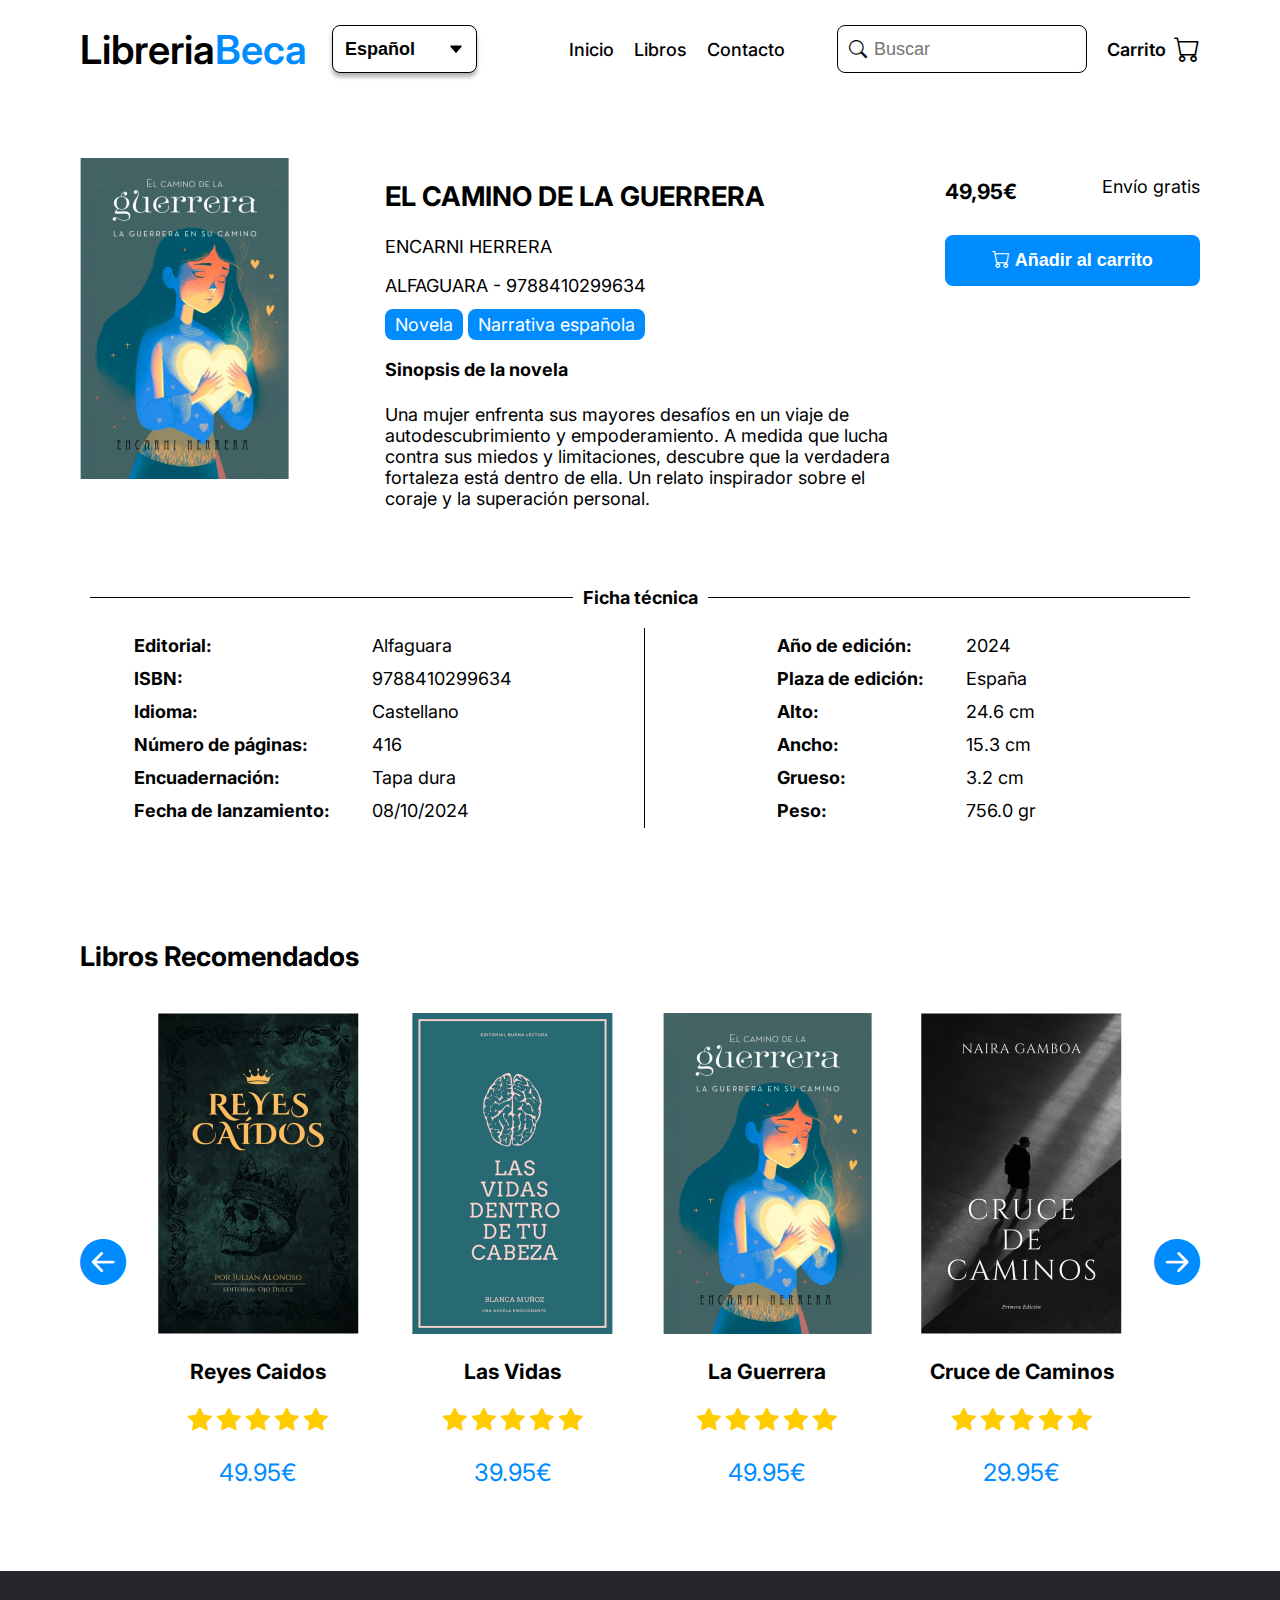
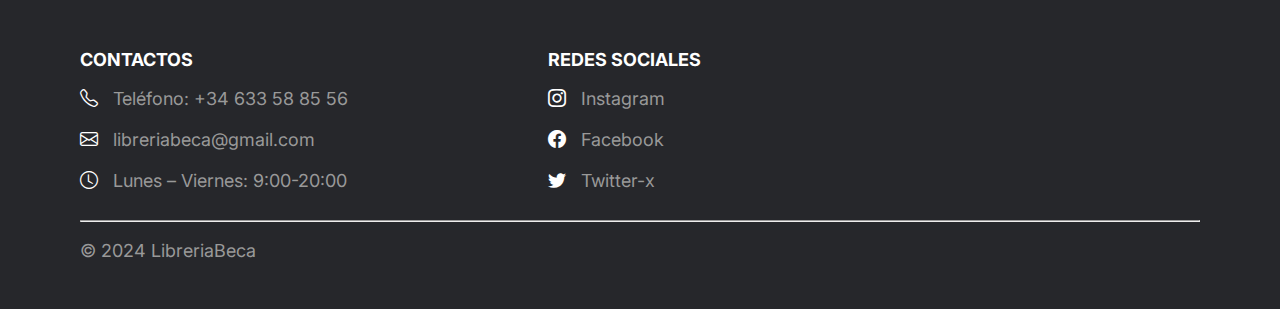
<file: ficha_libro.html>
<!DOCTYPE html>
<html lang="es">
  <head>
    <meta charset="UTF-8" />
    <meta name="viewport" content="width=device-width, initial-scale=1.0" />
    <title>LibreriaBeca</title>
    <link rel="stylesheet" href="css/style.css" />
    <link
      rel="stylesheet"
      media="(prefers-color-scheme: light)"
      href="css/light.css"
    />
    <link
      rel="stylesheet"
      media="(prefers-color-scheme: dark)"
      href="css/dark.css"
    />
    <link
      rel="stylesheet"
      href="https://cdn.jsdelivr.net/npm/bootstrap-icons@1.10.3/font/bootstrap-icons.css"
    />
  </head>
  <body>
    <header class="header">
      <div class="container">
        <nav class="navbar">
          <div class="logo__section">
            <!-- Botón de menú para resoluciones móviles -->
            <a class="menu__button" aria-label="Toggle menu">
              <i class="bi bi-list"></i>
            </a>
            <a href="#" class="logo">Libreria<span>Beca</span></a>
            <select
              name="language__selector"
              id="language__selector"
              class="language__selector"
            >
              <option>Español</option>
              <option>Ingles</option>
            </select>
          </div>
          <!-- Menú principal -->
          <ul class="menu">
            <li class="menu__list">
              <a href="#" class="menu__link">Inicio</a>
            </li>
            <li class="menu__list">
              <a href="#" class="menu__link">Libros</a>
            </li>
            <li class="menu__list">
              <a href="#" class="menu__link">Contacto</a>
            </li>
          </ul>
          <div class="search__zone">
            <div class="search__container">
              <span class="search__icon"><i class="bi bi-search"></i></span>
              <input type="search" placeholder="Buscar" class="search__bar" />
            </div>
            <a href="#" class="card">Carrito<i class="bi bi-cart"></i></a>
          </div>
        </nav>
      </div>
    </header>

    <!-- Menú popup oculto -->
    <div class="popup__menu">
      <ul>
        <li><a href="#">Inicio</a></li>
        <li><a href="#">Libros</a></li>
        <li><a href="#">Contacto</a></li>
      </ul>
    </div>

    <main>
      <section class="book">
        <div class="container">
          <div class="book__info_container">
            <img
              src="img/guerrera.png"
              class="book__image"
              alt="Portada de El Camino de la Guerrera"
            />
            <div class="book__resume">
              <h2 class="book__title">EL CAMINO DE LA GUERRERA</h2>
              <p class="book__autor">ENCARNI HERRERA</p>
              <p class="book__isbn">ALFAGUARA - 9788410299634</p>
              <span class="book__category">Novela</span>
              <span class="book__category">Narrativa española</span>
              <h4 class="book__sinopsis">Sinopsis de la novela</h4>
              <p class="book_description">
                Una mujer enfrenta sus mayores desafíos en un viaje de
                autodescubrimiento y empoderamiento. A medida que lucha contra
                sus miedos y limitaciones, descubre que la verdadera fortaleza
                está dentro de ella. Un relato inspirador sobre el coraje y la
                superación personal.
              </p>
            </div>
            <div class="book__buy_container">
              <div>
                <h3 class="book__price">49,95€</h3>
                <p>Envío gratis</p>
              </div>
              <button
                class="button_add_cart"
                aria-label="Añadir El Camino de la Guerrera al carrito"
              >
                <i class="bi bi-cart"></i> Añadir al carrito
              </button>
            </div>
          </div>
        </div>
      </section>

      <section class="technical__sheet_section">
        <div class="container">
          <div class="line-with-title">
            <hr />
            <span>Ficha técnica</span>
            <hr />
          </div>
          <div class="technical__sheet">
            <table class="book-table">
              <tr>
                <td>Editorial:</td>
                <td>Alfaguara</td>
              </tr>
              <tr>
                <td>ISBN:</td>
                <td>9788410299634</td>
              </tr>
              <tr>
                <td>Idioma:</td>
                <td>Castellano</td>
              </tr>
              <tr>
                <td>Número de páginas:</td>
                <td>416</td>
              </tr>
              <tr>
                <td>Encuadernación:</td>
                <td>Tapa dura</td>
              </tr>
              <tr>
                <td>Fecha de lanzamiento:</td>
                <td>08/10/2024</td>
              </tr>
            </table>

            <div class="vertical-line"></div>

            <table class="book-table">
              <tr>
                <td>Año de edición:</td>
                <td>2024</td>
              </tr>
              <tr>
                <td>Plaza de edición:</td>
                <td>España</td>
              </tr>
              <tr>
                <td>Alto:</td>
                <td>24.6 cm</td>
              </tr>
              <tr>
                <td>Ancho:</td>
                <td>15.3 cm</td>
              </tr>
              <tr>
                <td>Grueso:</td>
                <td>3.2 cm</td>
              </tr>
              <tr>
                <td>Peso:</td>
                <td>756.0 gr</td>
              </tr>
            </table>
          </div>
        </div>
      </section>

      <section class="offert__books">
        <div class="container">
          <h2 class="tilte__">Libros Recomendados</h2>
          <div class="promo__grid">
            <i class="bi bi-arrow-left-circle-fill"></i>
            <div class="promo__item">
              <img src="img/reyes.png" class="promo__img" alt="reyes" />
              <h3 class="promo__title">Reyes Caidos</h3>
              <div class="book__ranking">
                <i class="bi bi-star-fill"></i>
                <i class="bi bi-star-fill"></i>
                <i class="bi bi-star-fill"></i>
                <i class="bi bi-star-fill"></i>
                <i class="bi bi-star-fill"></i>
              </div>
              <p class="promo__price">49.95€</p>
            </div>
            <div class="promo__item">
              <img src="img/vidas.png" class="promo__img" alt="vidas" />
              <h3 class="promo__title">Las Vidas</h3>
              <div class="book__ranking">
                <i class="bi bi-star-fill"></i>
                <i class="bi bi-star-fill"></i>
                <i class="bi bi-star-fill"></i>
                <i class="bi bi-star-fill"></i>
                <i class="bi bi-star-fill"></i>
              </div>
              <p class="promo__price">39.95€</p>
            </div>
            <div class="promo__item">
              <img src="img/guerrera.png" class="promo__img" alt="guerrera" />
              <h3 class="promo__title">La Guerrera</h3>
              <div class="book__ranking">
                <i class="bi bi-star-fill"></i>
                <i class="bi bi-star-fill"></i>
                <i class="bi bi-star-fill"></i>
                <i class="bi bi-star-fill"></i>
                <i class="bi bi-star-fill"></i>
              </div>
              <p class="promo__price">49.95€</p>
            </div>
            <div class="promo__item">
              <img src="img/cruce.png" class="promo__img" alt="cruce" />
              <h3 class="promo__title">Cruce de Caminos</h3>
              <div class="book__ranking">
                <i class="bi bi-star-fill"></i>
                <i class="bi bi-star-fill"></i>
                <i class="bi bi-star-fill"></i>
                <i class="bi bi-star-fill"></i>
                <i class="bi bi-star-fill"></i>
              </div>
              <p class="promo__price">29.95€</p>
            </div>
            <i class="bi bi-arrow-right-circle-fill"></i>
          </div>
        </div>
      </section>
    </main>
    <footer class="footer">
      <div class="container">
        <div class="footer__columns">
          <div class="footer__column">
            <h3>CONTACTOS</h3>
            <ul class="footer__column_list">
              <li>
                <a href="#">
                  <i class="bi bi-telephone"></i>
                  <span>Teléfono: +34 633 58 85 56</span>
                </a>
              </li>
              <li>
                <a href="#">
                  <i class="bi bi-envelope"></i>
                  <span>libreriabeca@gmail.com</span>
                </a>
              </li>
              <li>
                <a href="#">
                  <i class="bi bi-clock"></i>
                  <span>Lunes – Viernes: 9:00-20:00</span>
                </a>
              </li>
            </ul>
          </div>
          <div class="footer__column">
            <h3>REDES SOCIALES</h3>
            <ul class="footer__column_list">
              <li>
                <a href="#">
                  <i class="bi bi-instagram"></i>
                  <span>Instagram</span>
                </a>
              </li>
              <li>
                <a href="#">
                  <i class="bi bi-facebook"></i>
                  <span>Facebook</span>
                </a>
              </li>
              <li>
                <a href="#">
                  <i class="bi bi-twitter"></i>
                  <span>Twitter-x</span>
                </a>
              </li>
            </ul>
          </div>
        </div>
        <hr />
        <p class="copyright">© 2024 LibreriaBeca</p>
      </div>
    </footer>
    <script src="js/main.js"></script>
  </body>
</html>
</file>
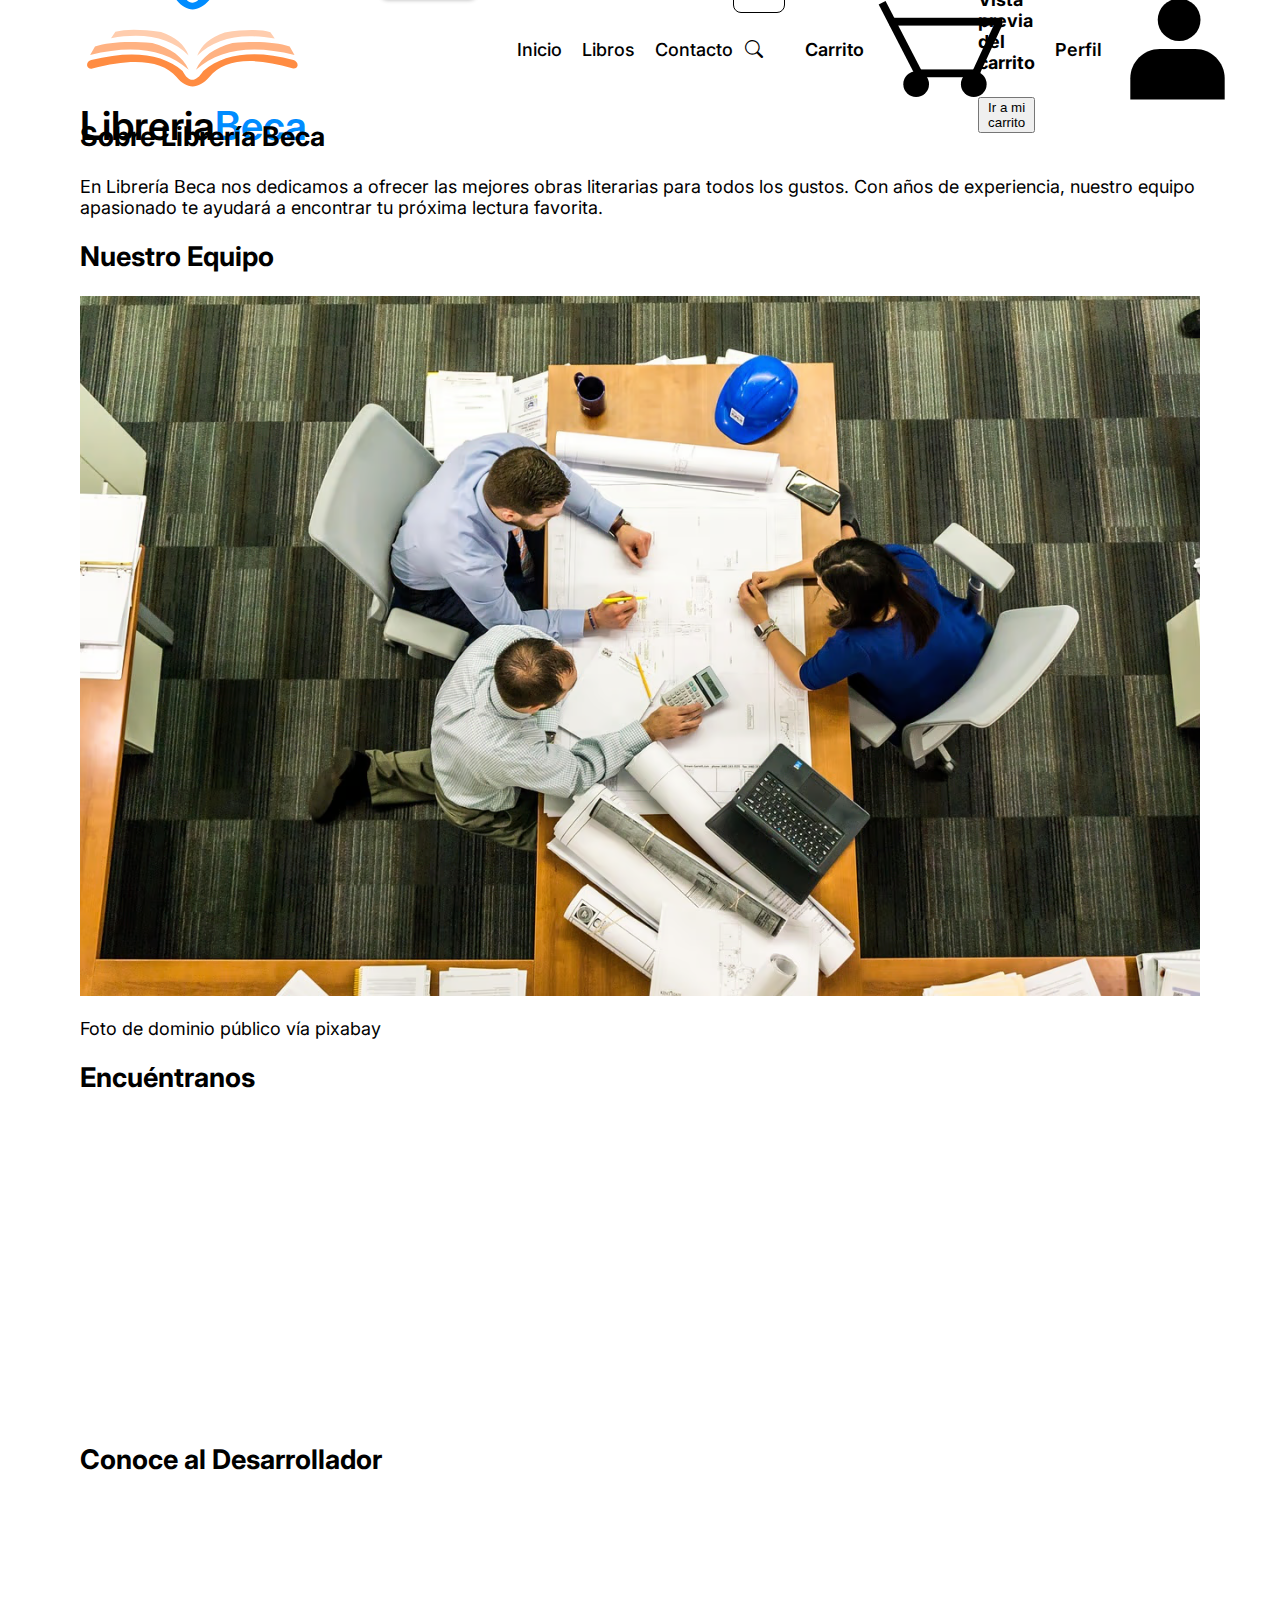
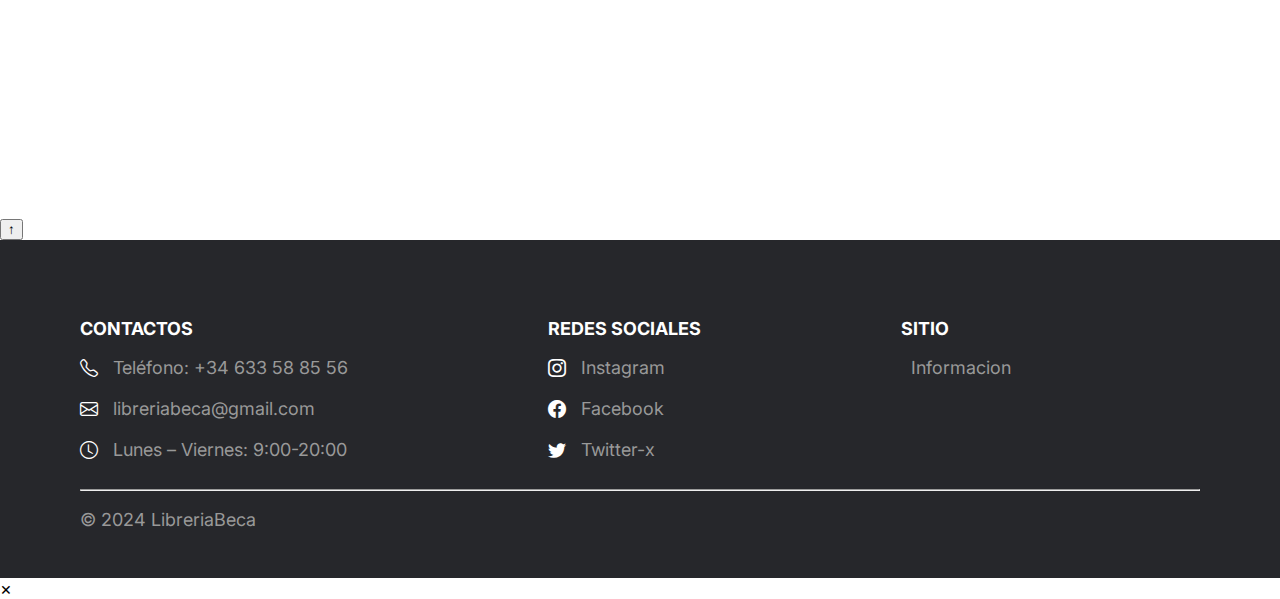
<file: informacion.html>
<!DOCTYPE html>
<html lang="es">
  <head>
    <meta charset="UTF-8" />
    <meta name="viewport" content="width=device-width, initial-scale=1.0" />
    <title>LibreriaBeca</title>
    <link rel="stylesheet" href="css/style.css" />
    <link
      rel="stylesheet"
      media="(prefers-color-scheme: light)"
      href="/css/light.css"
    />
    <link
      rel="stylesheet"
      media="(prefers-color-scheme: dark)"
      href="/css/dark.css"
    />
    <link
      rel="stylesheet"
      href="https://cdn.jsdelivr.net/npm/bootstrap-icons@1.10.3/font/bootstrap-icons.css"
    />
  </head>
  <body>
    <div class="wrapper">
      <header class="header">
        <div class="container">
          <nav class="navbar">
            <div class="logo__section">
              <a class="menu__button" aria-label="Toggle menu">
                <i class="bi bi-list"></i>
              </a>
              <a href="index.html" class="logo">
                <svg
                  class="logo__img logo--light"
                  xmlns="http://www.w3.org/2000/svg"
                  xmlns:xlink="http://www.w3.org/1999/xlink"
                  style="isolation: isolate"
                  viewBox="0 0 168.5 49.6"
                  width="168.5pt"
                  height="49.6pt"
                >
                  <defs>
                    <clipPath id="_clipPath_J4kf0hRmJf1ozvCfJXbTOYWg6OBVKGtv">
                      <rect width="168.5" height="49.6" />
                    </clipPath>
                  </defs>
                  <g
                    clip-path="url(#_clipPath_J4kf0hRmJf1ozvCfJXbTOYWg6OBVKGtv)"
                  >
                    <g>
                      <g>
                        <path
                          d=" M 11.244 16.192 C 20.979 12.846 35.285 11.943 54.135 13.455 C 67.993 17.115 77.128 23.816 81.512 33.531 C 63.794 18.184 39.164 14.543 7.594 22.58 L 11.244 16.192 Z "
                          fill="rgb(82,177,255)"
                        />
                        <path
                          d=" M 26.531 5.033 C 34.466 2.925 45.899 3.02 60.811 5.296 C 71.627 8.997 78.513 14.848 81.449 22.827 C 68.226 9.608 48.838 5.31 23.264 9.907 L 26.531 5.033 Z "
                          fill="rgb(135,201,255)"
                        />
                        <path
                          d=" M 142.817 5.345 C 134.883 3.236 123.45 3.332 108.538 5.608 C 97.722 9.308 90.836 15.16 87.9 23.138 C 101.123 9.92 120.511 5.621 146.085 10.219 L 142.817 5.345 Z "
                          fill="rgb(135,201,255)"
                        />
                        <path
                          d=" M 157.255 16.192 C 147.521 12.846 133.215 11.943 114.365 13.455 C 100.507 17.115 91.372 23.816 86.988 33.531 C 104.705 18.184 129.336 14.543 160.906 22.58 L 157.255 16.192 Z "
                          fill="rgb(82,177,255)"
                        />
                        <path
                          d=" M 8.396 26.25 C 37.944 18.791 61.984 21.233 76.949 34.444 C 81.512 43.265 86.693 43.274 92.463 34.444 C 108.073 21.156 131.818 18.74 160.114 26.211 C 162.062 26.725 163.439 28.574 163.187 30.337 L 163.187 30.337 C 162.935 32.1 161.164 33.061 159.234 32.482 C 129.788 23.649 107.896 25.483 97.026 39.006 C 88.509 48.436 80.305 48.445 72.387 39.006 C 61.63 26.361 39.433 24.544 9.296 32.59 C 7.349 33.109 5.565 32.1 5.313 30.337 L 5.313 30.337 C 5.061 28.574 6.442 26.743 8.396 26.25 Z "
                          fill="rgb(0,140,255)"
                        />
                      </g>
                    </g>
                  </g>
                </svg>
                <svg
                  class="logo__img logo--dark"
                  xmlns="http://www.w3.org/2000/svg"
                  xmlns:xlink="http://www.w3.org/1999/xlink"
                  style="isolation: isolate"
                  viewBox="0 0 168.5 49.6"
                  width="168.5pt"
                  height="49.6pt"
                >
                  <defs>
                    <clipPath id="_clipPath_evnVfS79H1uGHubBbGWlIYCKUtvbguEW">
                      <rect width="168.5" height="49.6" />
                    </clipPath>
                  </defs>
                  <g
                    clip-path="url(#_clipPath_evnVfS79H1uGHubBbGWlIYCKUtvbguEW)"
                  >
                    <g>
                      <g>
                        <path
                          d=" M 11.244 16.192 C 20.979 12.846 35.285 11.943 54.135 13.455 C 67.993 17.115 77.128 23.816 81.512 33.531 C 63.794 18.184 39.164 14.543 7.594 22.58 L 11.244 16.192 Z "
                          fill="rgb(255,178,130)"
                        />
                        <path
                          d=" M 26.531 5.033 C 34.466 2.925 45.899 3.02 60.811 5.296 C 71.627 8.997 78.513 14.848 81.449 22.827 C 68.226 9.608 48.838 5.31 23.264 9.907 L 26.531 5.033 Z "
                          fill="rgb(255,205,174)"
                        />
                        <path
                          d=" M 142.817 5.345 C 134.883 3.236 123.45 3.332 108.538 5.608 C 97.722 9.308 90.836 15.16 87.9 23.138 C 101.123 9.92 120.511 5.621 146.085 10.219 L 142.817 5.345 Z "
                          fill="rgb(255,205,174)"
                        />
                        <path
                          d=" M 157.255 16.192 C 147.521 12.846 133.215 11.943 114.365 13.455 C 100.507 17.115 91.372 23.816 86.988 33.531 C 104.705 18.184 129.336 14.543 160.906 22.58 L 157.255 16.192 Z "
                          fill="rgb(255,178,130)"
                        />
                        <path
                          d=" M 8.396 26.25 C 37.944 18.791 61.984 21.233 76.949 34.444 C 81.512 43.265 86.693 43.274 92.463 34.444 C 108.073 21.156 131.818 18.74 160.114 26.211 C 162.062 26.725 163.439 28.574 163.187 30.337 L 163.187 30.337 C 162.935 32.1 161.164 33.061 159.234 32.482 C 129.788 23.649 107.896 25.483 97.026 39.006 C 88.509 48.436 80.305 48.445 72.387 39.006 C 61.63 26.361 39.433 24.544 9.296 32.59 C 7.349 33.109 5.565 32.1 5.313 30.337 L 5.313 30.337 C 5.061 28.574 6.442 26.743 8.396 26.25 Z "
                          fill="rgb(255,140,66)"
                        />
                      </g>
                    </g>
                  </g>
                </svg>
                Libreria<span>Beca</span>
              </a>
              <select
                name="language__selector"
                id="language__selector"
                class="language__selector"
              >
                <option>Español</option>
                <option>Ingles</option>
              </select>
            </div>
            <!-- Menú principal -->
            <ul class="menu">
              <li class="menu__list">
                <a href="index.html" class="menu__link">Inicio</a>
              </li>
              <li class="menu__list">
                <a href="libros.html" class="menu__link">Libros</a>
              </li>
              <li class="menu__list">
                <a href="contacto.html" class="menu__link">Contacto</a>
              </li>
            </ul>
            <div class="search__zone">
              <div class="search__container">
                <span class="search__icon"><i class="bi bi-search"></i></span>
                <input type="search" placeholder="Buscar" class="search__bar" />
              </div>
              <a href="carrito.html" class="card" id="cart-icon"
                >Carrito<img
                  src="/img/iconos/carrito.svg"
                  alt="Icono de carrito"
                  class="icono"
              /></a>
              <div id="cart-preview">
                <h4>Vista previa del carrito</h4>
                <div id="preview-items"></div>
                <button id="go-to-cart" class="buttonv2">
                  Ir a mi carrito
                </button>
              </div>
              <a href="#" class="card"
                >Perfil<img
                  src="/img/iconos/usuario.svg"
                  alt="Icono de carrito"
                  class="icono"
              /></a>
            </div>
          </nav>
        </div>
      </header>

      <!-- Menú popup oculto -->
      <div class="popup__menu">
        <ul>
          <li class="menu__list">
            <a href="index.html" class="menu__link">Inicio</a>
          </li>
          <li class="menu__list">
            <a href="libros.html" class="menu__link">Libros</a>
          </li>
          <li class="menu__list">
            <a href="contacto.html" class="menu__link">Contacto</a>
          </li>
          <li class="menu__list">
            <a href="carrito.html" class="menu__link">Carrito</a>
          </li>
          <li class="menu__list">
            <a href="#" class="menu__link">Perfil</a>
          </li>
        </ul>
      </div>

      <main class="main">
        <section class="about">
          <div class="container">
            <h2>Sobre Librería Beca</h2>
            <p>
              En Librería Beca nos dedicamos a ofrecer las mejores obras
              literarias para todos los gustos. Con años de experiencia, nuestro
              equipo apasionado te ayudará a encontrar tu próxima lectura
              favorita.
            </p>
          </div>
        </section>

        <section class="team">
          <div class="container">
            <h2>Nuestro Equipo</h2>
            <div class="team__image-wrapper">
              <picture>
                <source srcset="/img/equipo/equipo.avif" type="image/avif" />
                <source srcset="/img/equipo/equipo.webp" type="image/webp" />
                <img
                  src="/img/equipo/equipo.jpg"
                  alt="Foto del equipo"
                  class="team__image"
                  loading="lazy"
                />
              </picture>
              <div class="image__filter"></div>
            </div>
            <p class="image__credit">
              Foto de dominio público vía
              <a
                href="https://pixabay.com/es/photos/cita-negocio-arquitecto-oficina-2284501/"
                target="_blank"
                rel="noopener"
                >pixabay</a
              >
            </p>
          </div>
        </section>

        <section class="location">
          <div class="container">
            <h2>Encuéntranos</h2>
            <div class="map__wrapper">
              <iframe
                src="https://www.google.com/maps/embed?pb=!1m18!1m12!1m3!1d6385.358874600025!2d-2.46769752279081!3d36.85015266488007!2m3!1f0!2f0!3f0!3m2!1i1024!2i768!4f13.1!3m3!1m2!1s0xd7075f9253c8cfd%3A0x10423ef17d0655c!2sI.E.S.%20Al-%C3%81ndalus!5e0!3m2!1ses!2ses!4v1748487699940!5m2!1ses!2ses"
                width="100%"
                height="300"
                style="border: 0"
                allowfullscreen=""
                loading="lazy"
                referrerpolicy="no-referrer-when-downgrade"
              ></iframe>
            </div>
          </div>
        </section>

        <section class="video">
          <div class="container">
            <h2>Conoce al Desarrollador</h2>
            <div class="video__wrapper">
              <iframe
                width="100%"
                height="315"
                src="https://www.youtube.com/embed/UB1O30fR-EE?cc_load_policy=1&cc_lang_pref=en"
                title="Video presentación"
                frameborder="0"
                allow="accelerometer; autoplay; clipboard-write; encrypted-media; gyroscope; picture-in-picture"
                allowfullscreen
              ></iframe>
            </div>
          </div>
        </section>
        <button id="scrollToTopBtn" title="Volver arriba">↑</button>
      </main>

      <footer class="footer">
        <div class="container">
          <div class="footer__columns">
            <div class="footer__column">
              <h3>CONTACTOS</h3>
              <ul class="footer__column_list">
                <li>
                  <a href="#">
                    <i class="bi bi-telephone"></i>
                    <span>Teléfono: +34 633 58 85 56</span>
                  </a>
                </li>
                <li>
                  <a href="#">
                    <i class="bi bi-envelope"></i>
                    <span>libreriabeca@gmail.com</span>
                  </a>
                </li>
                <li>
                  <a href="#">
                    <i class="bi bi-clock"></i>
                    <span>Lunes – Viernes: 9:00-20:00</span>
                  </a>
                </li>
              </ul>
            </div>
            <div class="footer__column">
              <h3>REDES SOCIALES</h3>
              <ul class="footer__column_list">
                <li>
                  <a href="#">
                    <i class="bi bi-instagram"></i>
                    <span>Instagram</span>
                  </a>
                </li>
                <li>
                  <a href="#">
                    <i class="bi bi-facebook"></i>
                    <span>Facebook</span>
                  </a>
                </li>
                <li>
                  <a href="#">
                    <i class="bi bi-twitter"></i>
                    <span>Twitter-x</span>
                  </a>
                </li>
              </ul>
            </div>
            <div class="footer__column">
              <h3>SITIO</h3>
              <ul class="footer__column_list">
                <li>
                  <a href="informacion.html">
                    <span>Informacion</span>
                  </a>
                </li>
              </ul>
            </div>
          </div>
          <hr />
          <p class="copyright">© 2024 LibreriaBeca</p>
        </div>
      </footer>
    </div>
    <div id="imageModal" class="modal">
      <span class="close">&times;</span>
      <img class="modal-content" id="modalImage" />
    </div>
    <script src="/js/main.js"></script>
  </body>
</html>
</file>
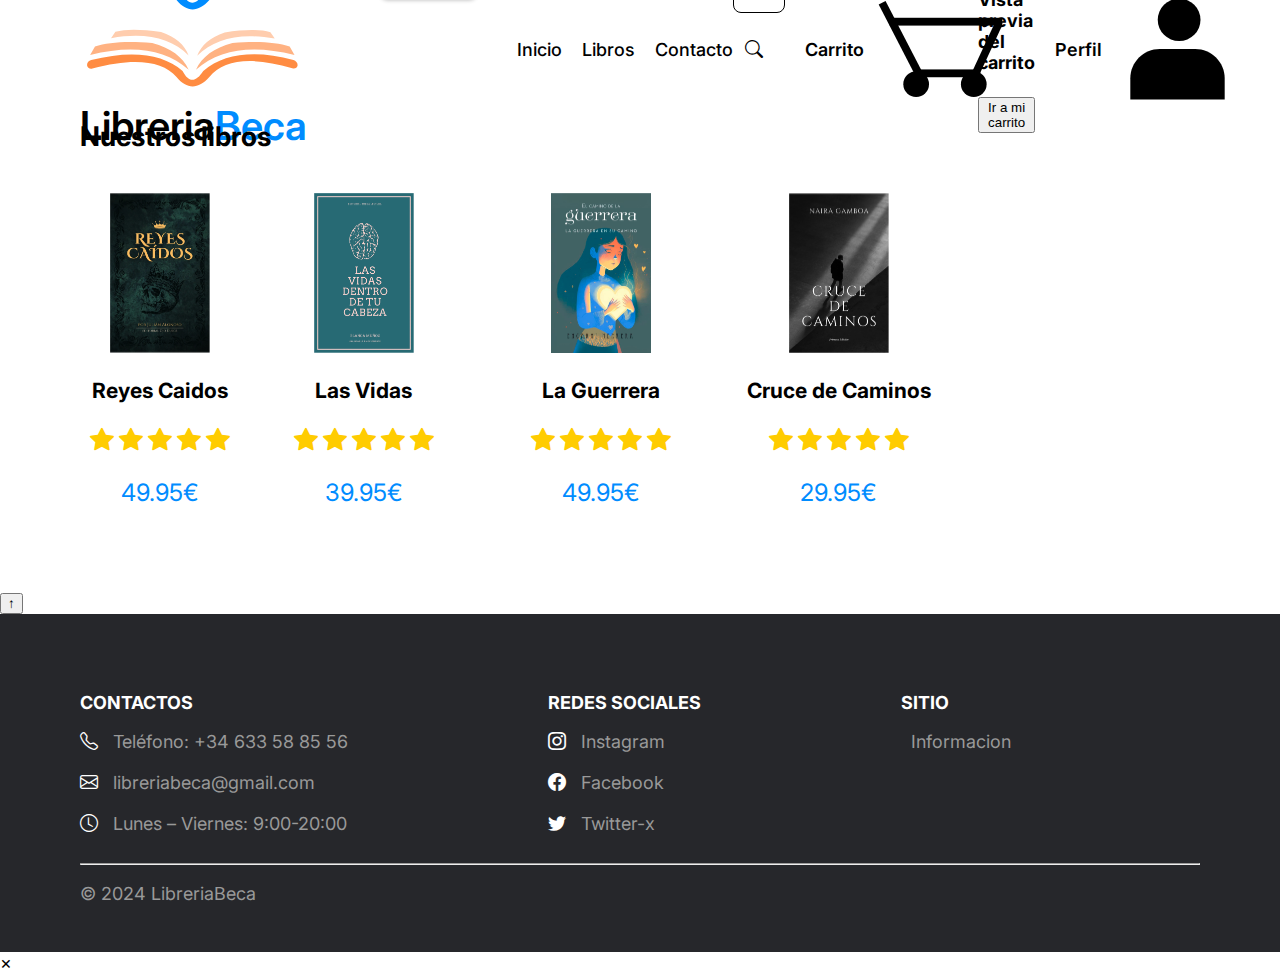
<file: libros.html>
<!DOCTYPE html>
<html lang="es">
  <head>
    <meta charset="UTF-8" />
    <meta name="viewport" content="width=device-width, initial-scale=1.0" />
    <title>LibreriaBeca</title>
    <link rel="stylesheet" href="css/style.css" />
    <link
      rel="stylesheet"
      media="(prefers-color-scheme: light)"
      href="/css/light.css"
    />
    <link
      rel="stylesheet"
      media="(prefers-color-scheme: dark)"
      href="/css/dark.css"
    />
    <link
      rel="stylesheet"
      href="https://cdn.jsdelivr.net/npm/bootstrap-icons@1.10.3/font/bootstrap-icons.css"
    />
  </head>
  <body>
    <div class="wrapper">
      <header class="header">
        <div class="container">
          <nav class="navbar">
            <div class="logo__section">
              <a class="menu__button" aria-label="Toggle menu">
                <i class="bi bi-list"></i>
              </a>
              <a href="index.html" class="logo">
                <svg
                  class="logo__img logo--light"
                  xmlns="http://www.w3.org/2000/svg"
                  xmlns:xlink="http://www.w3.org/1999/xlink"
                  style="isolation: isolate"
                  viewBox="0 0 168.5 49.6"
                  width="168.5pt"
                  height="49.6pt"
                >
                  <defs>
                    <clipPath id="_clipPath_J4kf0hRmJf1ozvCfJXbTOYWg6OBVKGtv">
                      <rect width="168.5" height="49.6" />
                    </clipPath>
                  </defs>
                  <g
                    clip-path="url(#_clipPath_J4kf0hRmJf1ozvCfJXbTOYWg6OBVKGtv)"
                  >
                    <g>
                      <g>
                        <path
                          d=" M 11.244 16.192 C 20.979 12.846 35.285 11.943 54.135 13.455 C 67.993 17.115 77.128 23.816 81.512 33.531 C 63.794 18.184 39.164 14.543 7.594 22.58 L 11.244 16.192 Z "
                          fill="rgb(82,177,255)"
                        />
                        <path
                          d=" M 26.531 5.033 C 34.466 2.925 45.899 3.02 60.811 5.296 C 71.627 8.997 78.513 14.848 81.449 22.827 C 68.226 9.608 48.838 5.31 23.264 9.907 L 26.531 5.033 Z "
                          fill="rgb(135,201,255)"
                        />
                        <path
                          d=" M 142.817 5.345 C 134.883 3.236 123.45 3.332 108.538 5.608 C 97.722 9.308 90.836 15.16 87.9 23.138 C 101.123 9.92 120.511 5.621 146.085 10.219 L 142.817 5.345 Z "
                          fill="rgb(135,201,255)"
                        />
                        <path
                          d=" M 157.255 16.192 C 147.521 12.846 133.215 11.943 114.365 13.455 C 100.507 17.115 91.372 23.816 86.988 33.531 C 104.705 18.184 129.336 14.543 160.906 22.58 L 157.255 16.192 Z "
                          fill="rgb(82,177,255)"
                        />
                        <path
                          d=" M 8.396 26.25 C 37.944 18.791 61.984 21.233 76.949 34.444 C 81.512 43.265 86.693 43.274 92.463 34.444 C 108.073 21.156 131.818 18.74 160.114 26.211 C 162.062 26.725 163.439 28.574 163.187 30.337 L 163.187 30.337 C 162.935 32.1 161.164 33.061 159.234 32.482 C 129.788 23.649 107.896 25.483 97.026 39.006 C 88.509 48.436 80.305 48.445 72.387 39.006 C 61.63 26.361 39.433 24.544 9.296 32.59 C 7.349 33.109 5.565 32.1 5.313 30.337 L 5.313 30.337 C 5.061 28.574 6.442 26.743 8.396 26.25 Z "
                          fill="rgb(0,140,255)"
                        />
                      </g>
                    </g>
                  </g>
                </svg>
                <svg
                  class="logo__img logo--dark"
                  xmlns="http://www.w3.org/2000/svg"
                  xmlns:xlink="http://www.w3.org/1999/xlink"
                  style="isolation: isolate"
                  viewBox="0 0 168.5 49.6"
                  width="168.5pt"
                  height="49.6pt"
                >
                  <defs>
                    <clipPath id="_clipPath_evnVfS79H1uGHubBbGWlIYCKUtvbguEW">
                      <rect width="168.5" height="49.6" />
                    </clipPath>
                  </defs>
                  <g
                    clip-path="url(#_clipPath_evnVfS79H1uGHubBbGWlIYCKUtvbguEW)"
                  >
                    <g>
                      <g>
                        <path
                          d=" M 11.244 16.192 C 20.979 12.846 35.285 11.943 54.135 13.455 C 67.993 17.115 77.128 23.816 81.512 33.531 C 63.794 18.184 39.164 14.543 7.594 22.58 L 11.244 16.192 Z "
                          fill="rgb(255,178,130)"
                        />
                        <path
                          d=" M 26.531 5.033 C 34.466 2.925 45.899 3.02 60.811 5.296 C 71.627 8.997 78.513 14.848 81.449 22.827 C 68.226 9.608 48.838 5.31 23.264 9.907 L 26.531 5.033 Z "
                          fill="rgb(255,205,174)"
                        />
                        <path
                          d=" M 142.817 5.345 C 134.883 3.236 123.45 3.332 108.538 5.608 C 97.722 9.308 90.836 15.16 87.9 23.138 C 101.123 9.92 120.511 5.621 146.085 10.219 L 142.817 5.345 Z "
                          fill="rgb(255,205,174)"
                        />
                        <path
                          d=" M 157.255 16.192 C 147.521 12.846 133.215 11.943 114.365 13.455 C 100.507 17.115 91.372 23.816 86.988 33.531 C 104.705 18.184 129.336 14.543 160.906 22.58 L 157.255 16.192 Z "
                          fill="rgb(255,178,130)"
                        />
                        <path
                          d=" M 8.396 26.25 C 37.944 18.791 61.984 21.233 76.949 34.444 C 81.512 43.265 86.693 43.274 92.463 34.444 C 108.073 21.156 131.818 18.74 160.114 26.211 C 162.062 26.725 163.439 28.574 163.187 30.337 L 163.187 30.337 C 162.935 32.1 161.164 33.061 159.234 32.482 C 129.788 23.649 107.896 25.483 97.026 39.006 C 88.509 48.436 80.305 48.445 72.387 39.006 C 61.63 26.361 39.433 24.544 9.296 32.59 C 7.349 33.109 5.565 32.1 5.313 30.337 L 5.313 30.337 C 5.061 28.574 6.442 26.743 8.396 26.25 Z "
                          fill="rgb(255,140,66)"
                        />
                      </g>
                    </g>
                  </g>
                </svg>
                Libreria<span>Beca</span>
              </a>
              <select
                name="language__selector"
                id="language__selector"
                class="language__selector"
              >
                <option>Español</option>
                <option>Ingles</option>
              </select>
            </div>
            <!-- Menú principal -->
            <ul class="menu">
              <li class="menu__list">
                <a href="index.html" class="menu__link">Inicio</a>
              </li>
              <li class="menu__list">
                <a href="libros.html" class="menu__link">Libros</a>
              </li>
              <li class="menu__list">
                <a href="contacto.html" class="menu__link">Contacto</a>
              </li>
            </ul>
            <div class="search__zone">
              <div class="search__container">
                <span class="search__icon"><i class="bi bi-search"></i></span>
                <input type="search" placeholder="Buscar" class="search__bar" />
              </div>
              <a href="carrito.html" class="card" id="cart-icon"
                >Carrito<img
                  src="/img/iconos/carrito.svg"
                  alt="Icono de carrito"
                  class="icono"
              /></a>
              <div id="cart-preview">
                <h4>Vista previa del carrito</h4>
                <div id="preview-items"></div>
                <button id="go-to-cart" class="buttonv2">
                  Ir a mi carrito
                </button>
              </div>
              <a href="#" class="card"
                >Perfil<img
                  src="/img/iconos/usuario.svg"
                  alt="Icono de carrito"
                  class="icono"
              /></a>
            </div>
          </nav>
        </div>
      </header>

      <!-- Menú popup oculto -->
      <div class="popup__menu">
        <ul>
          <li class="menu__list">
            <a href="index.html" class="menu__link">Inicio</a>
          </li>
          <li class="menu__list">
            <a href="libros.html" class="menu__link">Libros</a>
          </li>
          <li class="menu__list">
            <a href="contacto.html" class="menu__link">Contacto</a>
          </li>
          <li class="menu__list">
            <a href="carrito.html" class="menu__link">Carrito</a>
          </li>
          <li class="menu__list">
            <a href="#" class="menu__link">Perfil</a>
          </li>
        </ul>
      </div>

      <main>
        <section class="offert__books">
          <div class="container">
            <h2 class="tilte__">Nuestros libros</h2>
            <div class="promo__grid">
              <div class="promo__item" tabindex="0">
                <img
                  loading="lazy"
                  src="/img/portadas_libros/pequenio/reyes.png"
                  class="promo__img"
                  data-large="/img/portadas_libros/grande/reyes.png"
                  alt="reyes"
                />
                <h3 class="promo__title">Reyes Caidos</h3>
                <div class="book__ranking">
                  <i class="bi bi-star-fill"></i>
                  <i class="bi bi-star-fill"></i>
                  <i class="bi bi-star-fill"></i>
                  <i class="bi bi-star-fill"></i>
                  <i class="bi bi-star-fill"></i>
                </div>
                <p class="promo__price">49.95€</p>
              </div>
              <div class="promo__item" tabindex="0">
                <img
                  loading="lazy"
                  src="/img/portadas_libros/pequenio/vidas.png"
                  class="promo__img"
                  data-large="/img/portadas_libros/grande/vidas.png"
                  alt="vidas"
                />
                <h3 class="promo__title">Las Vidas</h3>
                <div class="book__ranking">
                  <i class="bi bi-star-fill"></i>
                  <i class="bi bi-star-fill"></i>
                  <i class="bi bi-star-fill"></i>
                  <i class="bi bi-star-fill"></i>
                  <i class="bi bi-star-fill"></i>
                </div>
                <p class="promo__price">39.95€</p>
              </div>
              <div class="promo__item" tabindex="0">
                <img
                  loading="lazy"
                  src="/img/portadas_libros/pequenio/guerrera.png"
                  class="promo__img"
                  data-large="/img/portadas_libros/grande/guerrera.png"
                  alt="guerrera"
                />
                <h3 class="promo__title">La Guerrera</h3>
                <div class="book__ranking">
                  <i class="bi bi-star-fill"></i>
                  <i class="bi bi-star-fill"></i>
                  <i class="bi bi-star-fill"></i>
                  <i class="bi bi-star-fill"></i>
                  <i class="bi bi-star-fill"></i>
                </div>
                <p class="promo__price">49.95€</p>
              </div>
              <div class="promo__item" tabindex="0">
                <img
                  loading="lazy"
                  src="/img/portadas_libros/pequenio/cruce.png"
                  class="promo__img"
                  data-large="/img/portadas_libros/grande/cruce.png"
                  alt="cruce"
                />
                <h3 class="promo__title">Cruce de Caminos</h3>
                <div class="book__ranking">
                  <i class="bi bi-star-fill"></i>
                  <i class="bi bi-star-fill"></i>
                  <i class="bi bi-star-fill"></i>
                  <i class="bi bi-star-fill"></i>
                  <i class="bi bi-star-fill"></i>
                </div>
                <p class="promo__price">29.95€</p>
              </div>
            </div>
          </div>
        </section>
        <button id="scrollToTopBtn" title="Volver arriba">↑</button>
      </main>
      <footer class="footer">
        <div class="container">
          <div class="footer__columns">
            <div class="footer__column">
              <h3>CONTACTOS</h3>
              <ul class="footer__column_list">
                <li>
                  <a href="#">
                    <i class="bi bi-telephone"></i>
                    <span>Teléfono: +34 633 58 85 56</span>
                  </a>
                </li>
                <li>
                  <a href="#">
                    <i class="bi bi-envelope"></i>
                    <span>libreriabeca@gmail.com</span>
                  </a>
                </li>
                <li>
                  <a href="#">
                    <i class="bi bi-clock"></i>
                    <span>Lunes – Viernes: 9:00-20:00</span>
                  </a>
                </li>
              </ul>
            </div>
            <div class="footer__column">
              <h3>REDES SOCIALES</h3>
              <ul class="footer__column_list">
                <li>
                  <a href="#">
                    <i class="bi bi-instagram"></i>
                    <span>Instagram</span>
                  </a>
                </li>
                <li>
                  <a href="#">
                    <i class="bi bi-facebook"></i>
                    <span>Facebook</span>
                  </a>
                </li>
                <li>
                  <a href="#">
                    <i class="bi bi-twitter"></i>
                    <span>Twitter-x</span>
                  </a>
                </li>
              </ul>
            </div>
            <div class="footer__column">
              <h3>SITIO</h3>
              <ul class="footer__column_list">
                <li>
                  <a href="informacion.html">
                    <span>Informacion</span>
                  </a>
                </li>
              </ul>
            </div>
          </div>
          <hr />
          <p class="copyright">© 2024 LibreriaBeca</p>
        </div>
      </footer>
    </div>
    <div id="imageModal" class="modal">
      <span class="close">&times;</span>
      <img class="modal-content" id="modalImage" />
    </div>
    <script src="/js/main.js"></script>
  </body>
</html>
</file>
<file: css/style.css>
@import url("https://fonts.googleapis.com/css2?family=Inter:ital,opsz,wght@0,14..32,100..900;1,14..32,100..900&display=swap");

/* Variables de color */
:root {
  /* Variables de tamaño de fuente responsivo */
  --font-size-base: clamp(
    1rem,
    1vw + 0.5rem,
    1.125rem
  ); /* Tamaño base adaptable */
  --font-size-large: clamp(1.25rem, 1.5vw + 0.5rem, 1.5rem);
  --font-size-xlarge: clamp(2rem, 3vw + 1rem, 2.5rem);
}

html {
  box-sizing: border-box;
}

*,
*::before,
*::after {
  box-sizing: inherit;
}

a {
  color: inherit;
  text-decoration: none;
}

li {
  list-style: none;
}

img {
  max-width: 100%;
}

.container {
  max-width: 1440px;
  width: 100%;
  padding: 0 80px;
  margin: auto;
}

body {
  font-family: "Inter", serif;
  font-weight: 400;
  font-size: var(--font-size-base);
  color: var(--color-text-primary);
  margin: 0;
  padding: 0;
  background: var(--main-sections-color);
}

/* Header PC*/

.navbar {
  display: flex;
  justify-content: space-between;
  align-items: center;
  height: 98px;
}

.logo__section {
  display: flex;
  flex-direction: row;
  gap: 0 25px;
}

.logo {
  font-size: var(--font-size-xlarge);
  font-weight: 600;
}

.logo > span {
  color: var(--color-primary);
}

.language__selector {
  width: 145px;
  height: 48px;
  border: 1px solid var(--color-text-primary);
  padding: 12px;
  border-radius: 8px;
  font-size: var(--font-size-base);
  font-weight: 600;
  box-shadow: 0px 4px 4px rgba(0, 0, 0, 0.3);
  -webkit-appearance: none;
  -moz-appearance: none;
  appearance: none;
  background: var(--color-white)
    url('data:image/svg+xml;utf8,<svg xmlns="http://www.w3.org/2000/svg" width="16" height="16" fill="%23000" viewBox="0 0 16 16" class="bi bi-caret-down-fill"><path d="M7.247 11.14L2.451 5.658C2.158 5.234 2.451 4.5 3.028 4.5h9.944c.577 0 .87.734.577 1.158L8.753 11.14a.708.708 0 0 1-1.506 0z"/></svg>')
    no-repeat right 12px center;
}

.language__selector:focus {
  outline: none;
  border-color: var(--color-text-primary);
}

.menu {
  display: flex;
  gap: 0 20px;
  font-size: var(--font-size-base);
  font-weight: 500;
}

.menu__list > a:hover {
  color: var(--color-primary);
}

.search__zone {
  display: flex;
  gap: 20px;
}

.search__container {
  position: relative;
  width: 250px;
}

.search__icon {
  position: absolute;
  top: 50%;
  left: 12px;
  transform: translateY(-50%);
  pointer-events: none;
}
.search__icon > i {
  color: var(--color-text-primary);
  margin-right: 10px;
}

.search__bar {
  width: 100%;
  height: 48px;
  border: 1px solid var(--color-text-primary);
  padding: 12px 12px 12px 36px; /* Espacio para el icono */
  border-radius: 8px;
  font-size: var(--font-size-base);
}

.search__bar:focus {
  outline: none;
  border-color: var(--color-text-primary);
}

.card {
  font-size: var(--font-size-base);
  font-weight: 600;
  display: flex;
  align-items: center;
}

.card:hover {
  color: var(--color-primary);
}

.card > i {
  font-size: 26px;
  margin-left: 8px;
  color: var(--color-text-primary);
}

.menu__button {
  display: none; /* Esconde el botón por defecto */
}
.menu__button > i {
  color: var(--color-secondary);
}

.popup__menu {
  display: none;
  position: fixed;
  top: 0;
  left: 0;
  width: 100%;
  height: 100%;
  background-color: rgba(0, 0, 0, 0.5); /* Fondo semitransparente */
  justify-content: center;
  align-items: center;
  z-index: 1000; /* Asegúrate de que el popup se vea por encima de otros elementos */
}

/* Hero section */

.hero__grid {
  display: grid;
  grid-template-columns: 1fr 1fr;
  gap: 100px;
  align-items: center;
}

.hero__info_section {
  width: 100%;
}

.hero__info_section > .hero__title {
  font-size: var(--font-size-xlarge);
}

.hero__info_section > .hero__text {
  font-size: var(--font-size-large);
  margin-bottom: 90px;
}

.button {
  padding: 15px 25px;
  font-size: var(--font-size-base);
  font-weight: 700;
  color: var(--color-white);
  background: var(--color-primary);
  border-radius: 8px;
  cursor: pointer;
  border: none;
}

/* Seccion de titulo */

.section__title {
  text-align: center;
  margin-bottom: 72px;
}

.section__title > .title {
  font-size: var(--font-size-xlarge);
}

.section__title > .subtitle {
  font-size: var(--font-size-large);
}

/* Seccion libros */

.books__section {
  padding-top: 60px;
  padding-bottom: 120px;
}

.promo__grid {
  display: grid;
  grid-template-columns: auto repeat(4, 1fr) auto; /* Columnas con flechas a los extremos */
  gap: 10px;
  align-items: center;
}

.promo__item {
  margin: 0 10px; /* Ajusta el margen lateral para los libros */
  text-align: center;
  cursor: pointer;
}

.promo__price {
  color: var(--color-primary);
  font-size: var(--font-size-large);
}

.promo__grid > i {
  font-size: 46px;
  color: var(--color-primary);
  cursor: pointer;
}

/* Seccion editoriales */

.editorial__section {
  background: var(--color-secondary);
  padding: 120px 0px;
}

.editorial__grid {
  display: grid;
  grid-template-columns: repeat(4, 1fr);
  gap: 20px;
}

.editorial {
  text-align: center;
  cursor: pointer;
}

.editorial__img {
  width: 100%;
  max-width: 290px;
  height: auto;
}

/* Seccion autores populares */

.autors__section {
  padding: 120px 0;
}

/* Seccion testimonio de clientes */

.testemony__section {
  background: var(--color-secondary);
  padding: 120px 0;
}

.client__info {
  display: flex;
}

.client__info > div {
  margin-left: 16px;
  font-size: var(--font-size-large);
}

.client__location {
  color: var(--color-primary);
  margin-top: -20px;
  font-size: var(--font-size-large);
}

.testemony__item {
  max-width: 590px;
  padding: 32px;
  background: var(--color-white);
  border: 1px solid var(--color-text-primary);
  border-radius: 8px;
}

.client__image {
  max-width: 120px;
  width: 100%;
  height: auto;
}

.client__opinion {
  color: var(--color-text-secondary);
  font-size: var(--font-size-large);
}

.client__grid {
  display: grid;
  grid-template-columns: repeat(2, 1fr);
  gap: 20px;
}

/* Seccion de formulario */

.contact__section {
  padding: 120px 0;
}

.contact__grid {
  display: grid;
  grid-template-columns: 1fr 1fr;
  gap: 100px;
  align-items: center;
}

.contact__info {
  width: 100%;
}

.text__field {
  border: none;
  border-bottom: 1px solid var(--color-text-primary);
  height: 50px;
  width: 100%;
  margin-bottom: 30px;
  font-size: var(--font-size-base);
  background: var(--main-sections-color);
}

.text__field:focus {
  outline: none;
}

.contact__title {
  font-size: var(--font-size-xlarge);
}
.contact__text {
  font-size: var(--font-size-large);
}

/* Footer */

.footer {
  background: var(--color-footer-bg);
  color: var(--color-footer-text);
  overflow: hidden;
  padding-top: 60px;
  padding-bottom: 30px;
}

.footer h3,
i {
  color: var(--color-white);
  font-size: var(--font-size-base);
}

.footer__columns {
  display: flex;
  gap: 200px;
}

.footer__column_list {
  padding-left: 0;
}

.footer__column_list > li {
  padding-left: 0;
  list-style-type: none;
  margin-bottom: 20px;
  font-size: var(--font-size-base);
}

.footer__column_list > li > a:hover {
  color: var(--color-primary);
}

.footer span {
  margin-left: 10px;
}

/*Seccion nook info*/
.book {
  padding: 60px 0;
}

.book__info_container {
  display: grid;
  grid-template-columns: 1fr 2fr 1fr;
  gap: 50px;
}

.book__category {
  background: var(--color-primary);
  padding: 5px 10px;
  color: #ffffff;
  border-radius: 8px;
  margin: 10px 0;
}

.book__buy_container > div {
  display: flex;
  justify-content: space-between;
  margin-bottom: 10px;
}

.button_add_cart {
  padding: 15px 25px;
  width: 100%;
  font-size: var(--font-size-base);
  font-weight: 700;
  color: var(--color-white);
  background: var(--color-primary);
  border-radius: 8px;
  cursor: pointer;
  border: none;
}

/* Ficha tecnica */

.technical__sheet_section {
  padding-bottom: 90px;
}

.line-with-title {
  display: flex;
  align-items: center;
  text-align: center;
}

.line-with-title hr {
  flex: 1;
  border: none;
  border-top: 1px solid var(--color-text-primary);
  margin: 0 10px;
}

.line-with-title span {
  font-weight: bold;
  white-space: nowrap;
}

.vertical-line {
  width: 1px;
  height: 200px;
  background-color: var(--color-text-primary);
  margin: 0 10px; /* Espacio entre la línea y los elementos */
}

.technical__sheet {
  display: flex;
  justify-content: center;
  gap: 100px;
  margin-top: 20px;
  margin-right: 110px;
}

.book-table td {
  padding: 2px 20px; /* Adds space inside each cell */
}

.book-table td:first-child {
  font-weight: bold;
}

.tilte__ {
  margin-bottom: 40px;
}

.offert__books {
  padding-bottom: 60px;
}

.book__ranking > i {
  color: #ffcc00;
  font-size: 24px;
}

/* Resultados de busqueda*/

.filter__products {
  cursor: pointer;
}
.filter__products:hover {
  color: var(--color-primary);
}

.filter__products i {
  color: var(--color-text-primary);
}
.results {
  display: flex;
  align-items: center;
  justify-content: space-between;
  margin: 20px 0;
}

.founded__items {
  display: flex;
  flex-wrap: wrap;
}

@media (max-width: 440px) {
  .menu {
    display: none;
  }

  .menu__button {
    display: flex;
    font-size: 2rem;
    color: black;
  }

  /* Estilo del icono dentro del botón */
  .menu__button > i {
    color: black;
    font-size: inherit;
  }

  /* Estilo del popup menú */
  .popup__menu {
    position: fixed;
    top: 0;
    left: 0;
    width: 100%;
    height: 100%;
    background-color: rgba(0, 0, 0, 0.8);
    display: none;
    flex-direction: column;
    justify-content: center;
    align-items: center;
    z-index: 999;
  }

  .popup__menu ul {
    list-style: none;
    padding: 0;
  }

  .popup__menu ul li {
    margin: 2rem 0;
  }

  .popup__menu ul li a {
    font-size: 1.25rem;
    color: var(--color-white);
    text-decoration: none;
  }

  .popup__menu ul li a:hover {
    color: var(--color-primary);
  }

  .container {
    padding: 0 5vw;
  }

  /* Header */
  .header {
    margin-bottom: 5vw;
  }
  .navbar {
    flex-direction: column;
    padding: 2vw 0;
    gap: 2.5vw;
  }

  /* Hero section */

  .hero__grid {
    grid-template-columns: 1fr;
    gap: 3vw;
  }

  .hero__image {
    order: 2;
    width: 90vw;
  }

  .hero__info_section {
    order: 1;
  }

  .hero__title {
    font-size: 2rem;
  }

  .hero__text {
    font-size: 1.25rem;
  }

  /* Sección de Título */
  .section__title {
    text-align: start;
  }

  .section__title > .title {
    font-size: 2rem;
  }

  .section__title > .subtitle {
    font-size: 1.25rem;
  }

  .books__section {
    padding: 3rem 0;
  }

  /* Sección Libros */
  .promo__grid {
    grid-template-columns: 1fr 1fr;
    gap: 2rem;
  }

  .promo__item {
    margin: 0;
  }

  .promo__grid > i {
    display: none;
  }

  /* Sección Editoriales */
  .editorial__section {
    padding: 3rem 0;
  }

  .editorial__grid {
    grid-template-columns: 1fr;
  }

  /* Autores sección */
  .autors__section {
    padding: 3rem 0;
  }

  /* Sección Testimonio */
  .client__grid {
    grid-template-columns: 1fr;
  }

  .testemony__section {
    padding: 3rem 0;
  }

  .testemony__item {
    max-width: 100%;
    padding: 2rem;
  }

  .client__image {
    max-width: 8rem;
  }

  .client__info > div {
    font-size: 1.25rem;
  }

  .client__location {
    margin-top: -1rem;
    font-size: 1.25rem;
  }

  .client__opinion {
    font-size: 1.25rem;
  }

  /* Sección de Formulario */
  .contact__grid {
    grid-template-columns: 1fr;
    gap: 2rem;
  }

  .contact__section {
    padding: 3rem 0;
  }

  .contact__title {
    font-size: 2rem;
  }

  .contact__text {
    font-size: 1.25rem;
  }

  .text__field {
    height: 3rem;
    margin-bottom: 2rem;
    font-size: 1rem;
  }

  .button {
    font-size: 1rem;
  }

  /* Footer */
  .footer__columns {
    flex-direction: column;
    gap: 2rem;
  }

  .footer__column h3 {
    font-size: 1.25rem;
  }

  .footer__column_list > li {
    font-size: 1rem;
    margin-bottom: 1.5rem;
  }

  .footer {
    padding-top: 2rem;
    padding-bottom: 1rem;
  }

  .footer span {
    font-size: 1rem;
  }

  .filter__products span {
    display: none;
  }

  .filter__products i {
    font-size: 20px;
  }

  /* book info */

  .book__info_container {
    display: flex;
    flex-direction: column;
    align-items: center;
    text-align: center;
    gap: 10px;
  }

  .book__title {
    font-size: 1.5em;
    margin-bottom: 10px;
  }

  .book__autor {
    font-size: 1.2em;
    margin-bottom: 10px;
  }

  .book__isbn {
    font-size: 1em;
    margin-bottom: 10px;
  }

  .book__image {
    width: 100%;
    max-width: 250px;
    height: auto;
    margin-bottom: 10px;
  }

  .book__category {
    font-size: 0.9em;
    margin: 5px 0;
  }

  .book__sinopsis {
    order: 6;
    font-size: 1.2em;
    margin-top: 20px;
  }

  .book_description {
    font-size: 1em;
    margin: 10px 0 20px;
    padding: 0 15px;
  }

  .book__buy_container {
    margin-top: 10px;
    width: 100%;
    padding: 0 15px;
  }

  .book__buy_container > div {
    justify-content: space-around;
  }

  .button_add_cart {
    width: 100%;
    max-width: 300px;
  }

  /* Ficha tecnica */

  .technical__sheet {
    display: flex;
    flex-direction: column;
    align-items: center;
    gap: 20px;
    margin-right: 0;
  }

  .vertical-line {
    display: none;
  }

  .book-table {
    width: 100%;
    max-width: 320px;
  }

  .book-table td {
    padding: 8px 10px;
  }

  .line-with-title span {
    font-size: 1.2em;
  }
}
</file>
<file: css/light.css>
:root{
    --color-primary: #008CFF;
    --color-secondary: #F9F9F9;
    --color-text-primary: #000000;
    --color-text-secondary: #404040;
    --color-footer-bg: #26272B;
    --color-footer-text: #999999;
    --color-white: #ffffff;
    --main-sections-color:#ffffff;
}
</file>
<file: css/dark.css>
:root{
    --color-primary: #1E90FF; 
    --color-secondary: #121212; 
    --color-text-primary: #dedddd; 
    --color-text-secondary: #B0B0B0; 
    --color-footer-bg: #181818; 
    --color-footer-text: #A8A8A8; 
    --color-white: #fff; 
    --main-sections-color:#262525;
}
</file>
